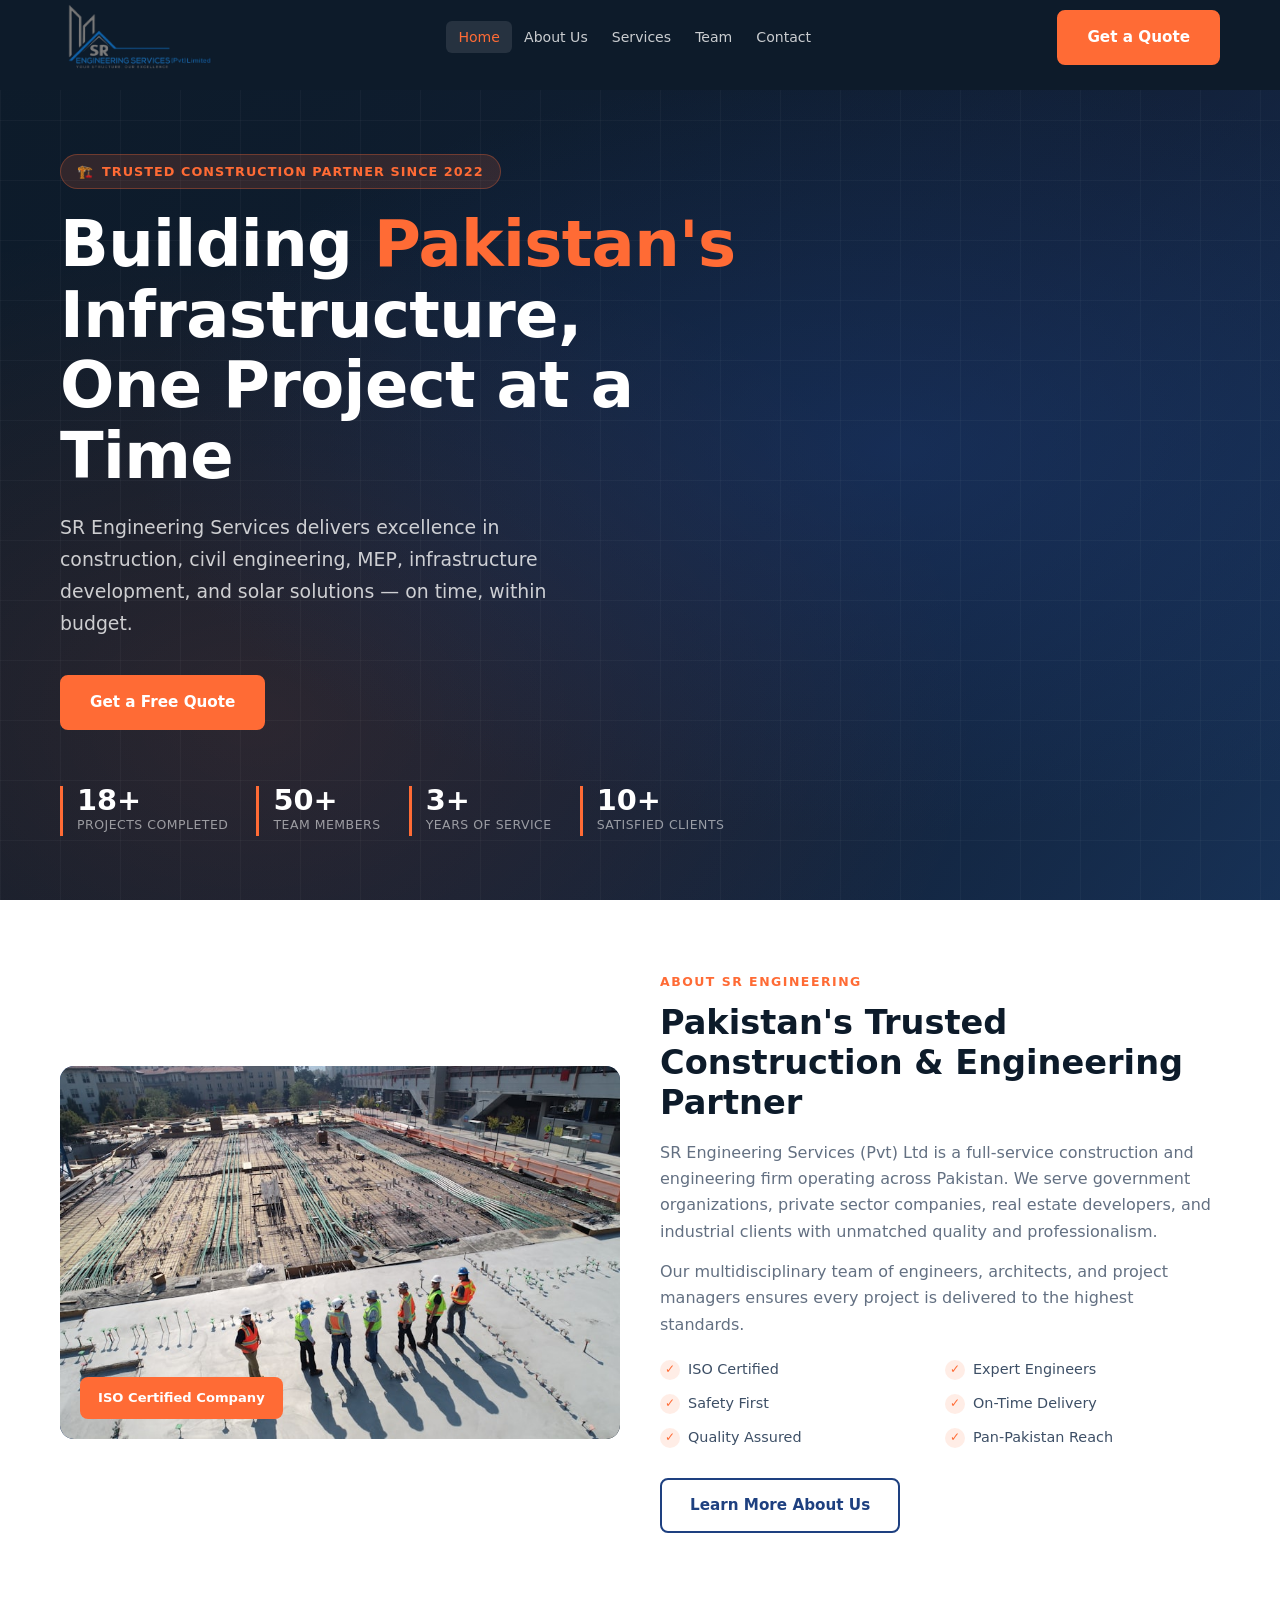
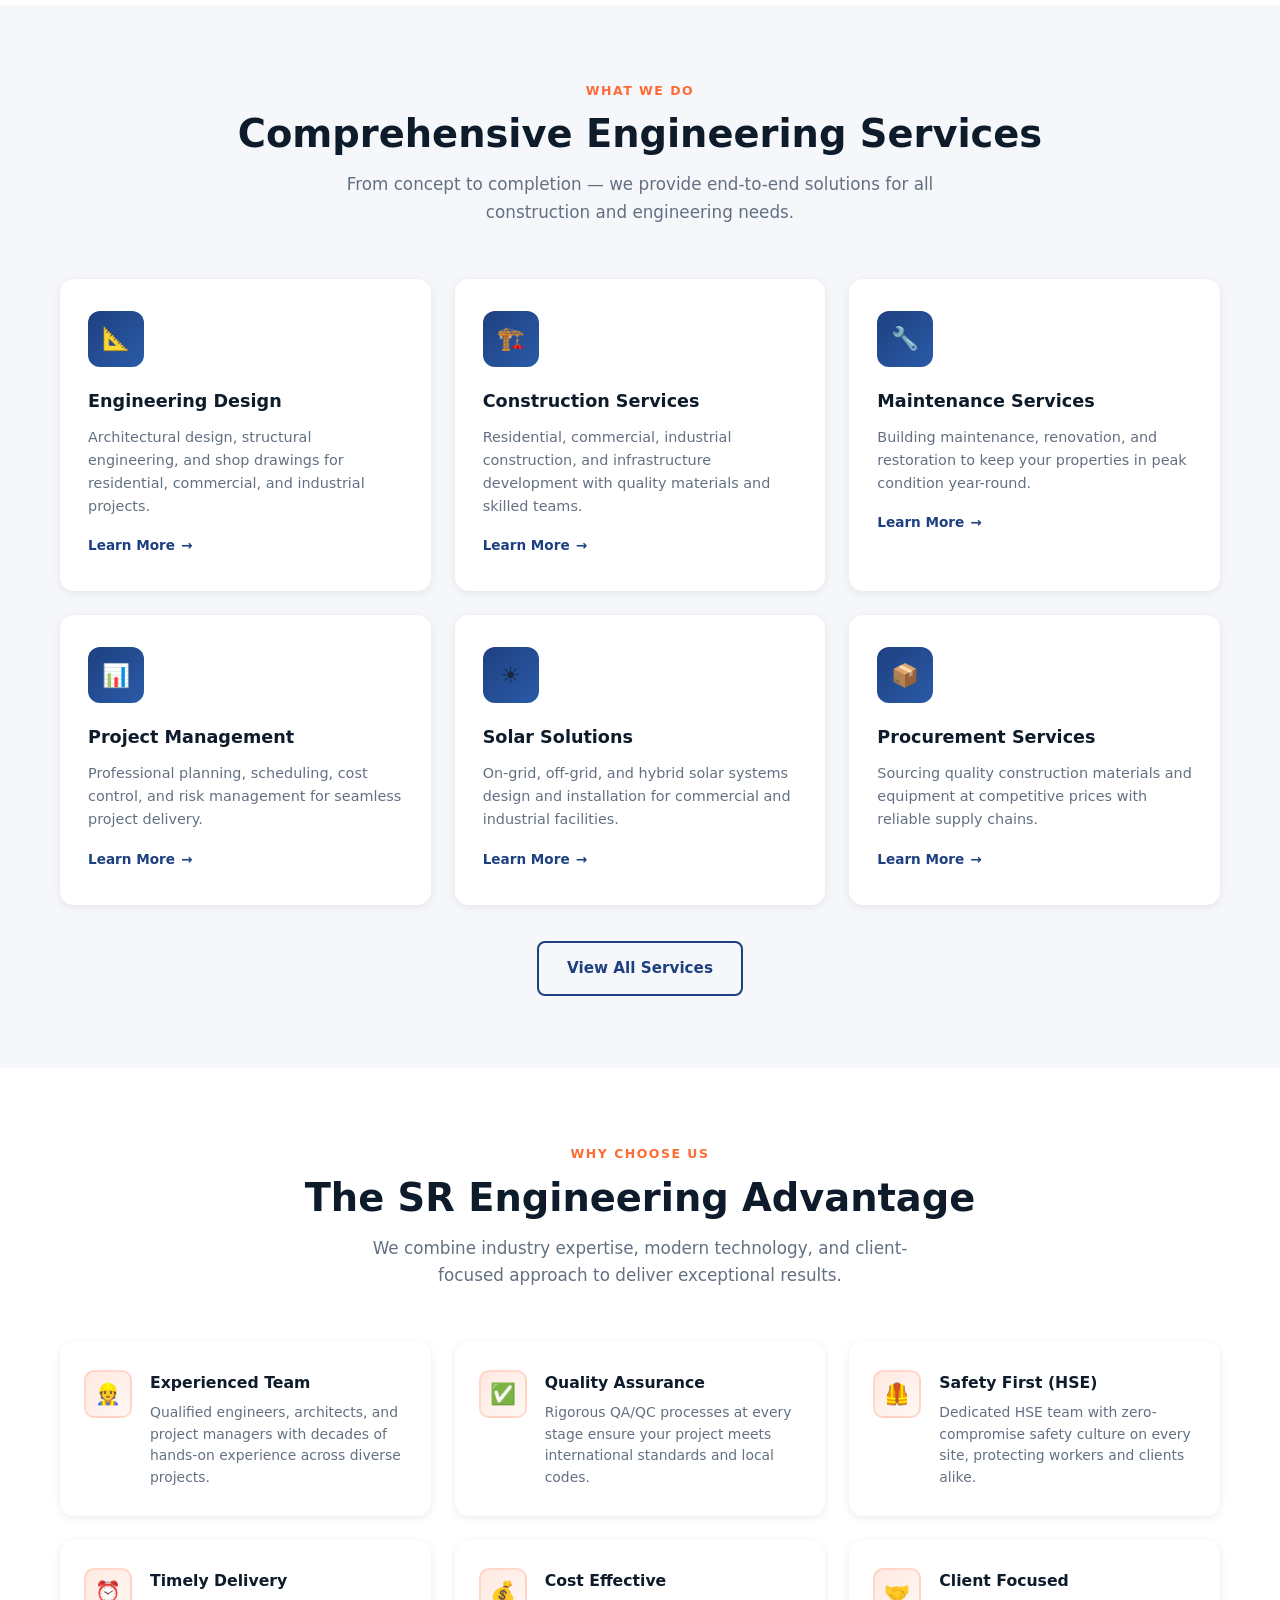
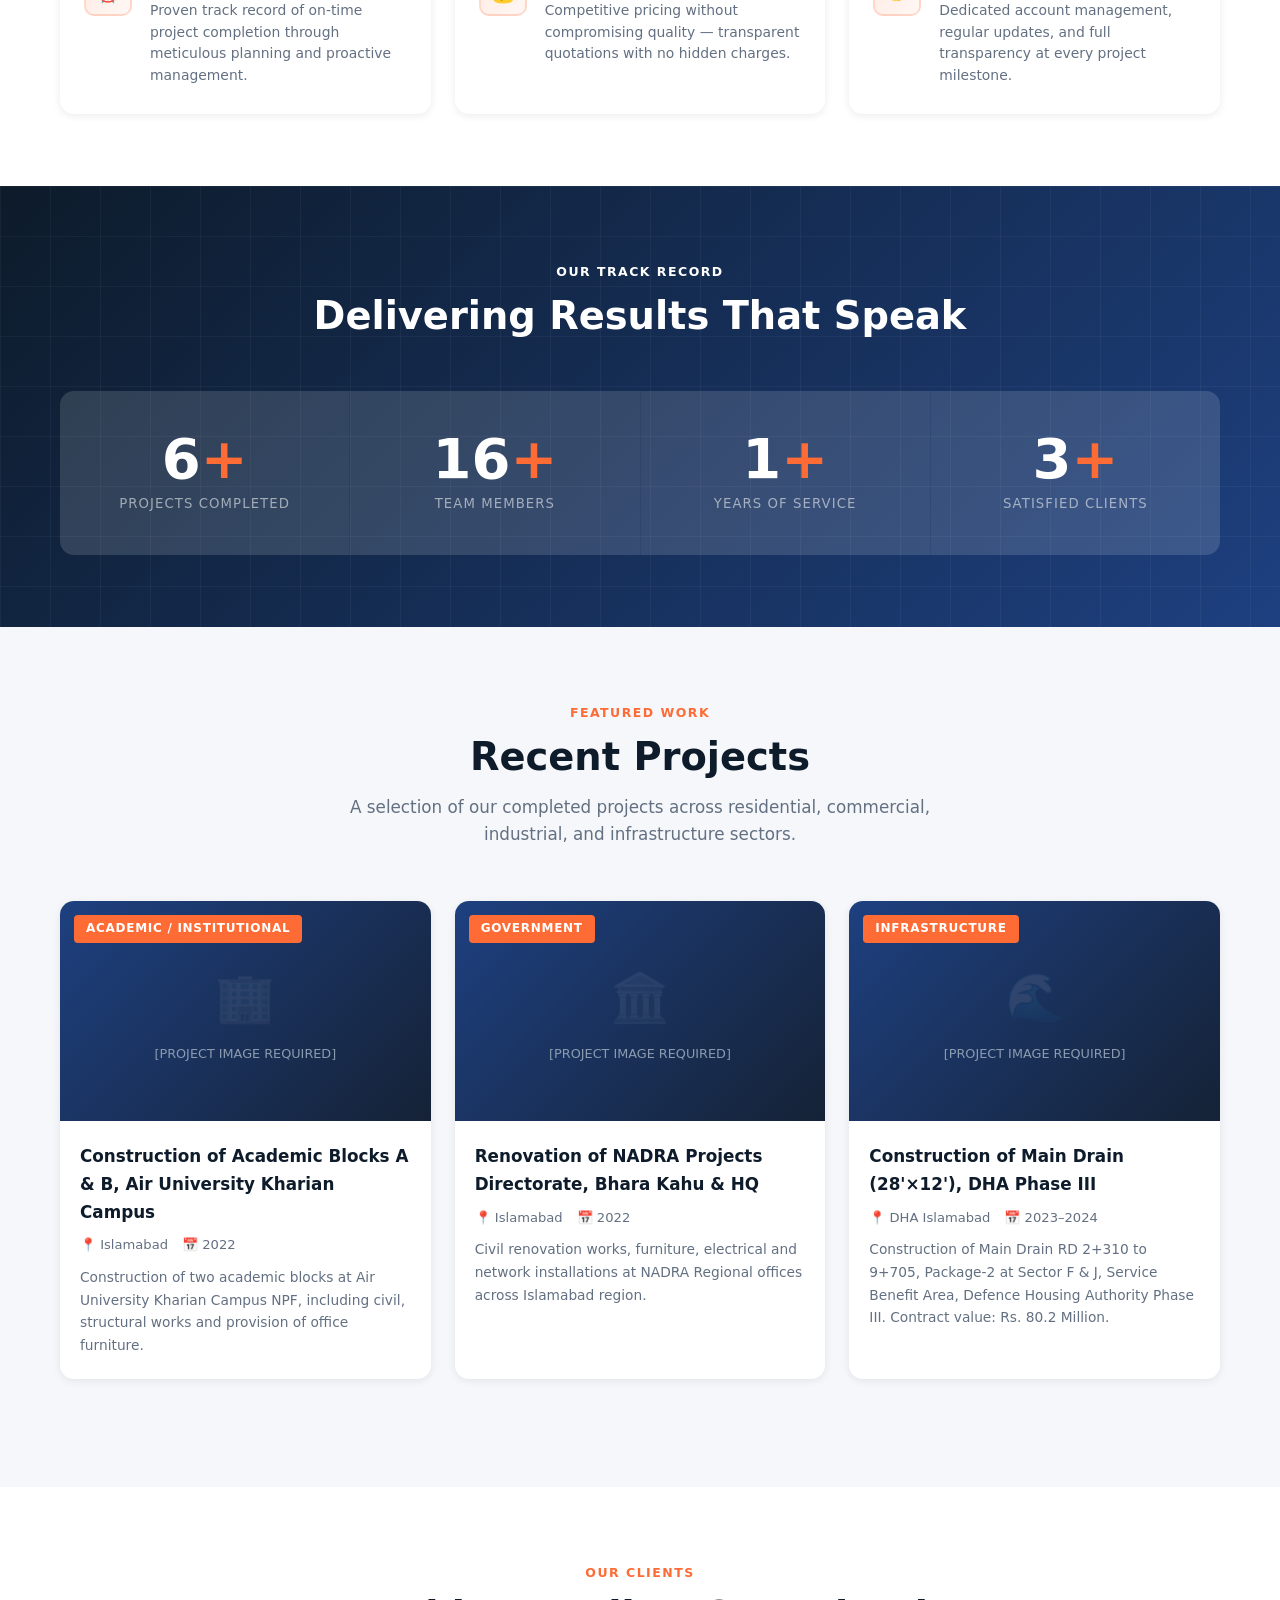
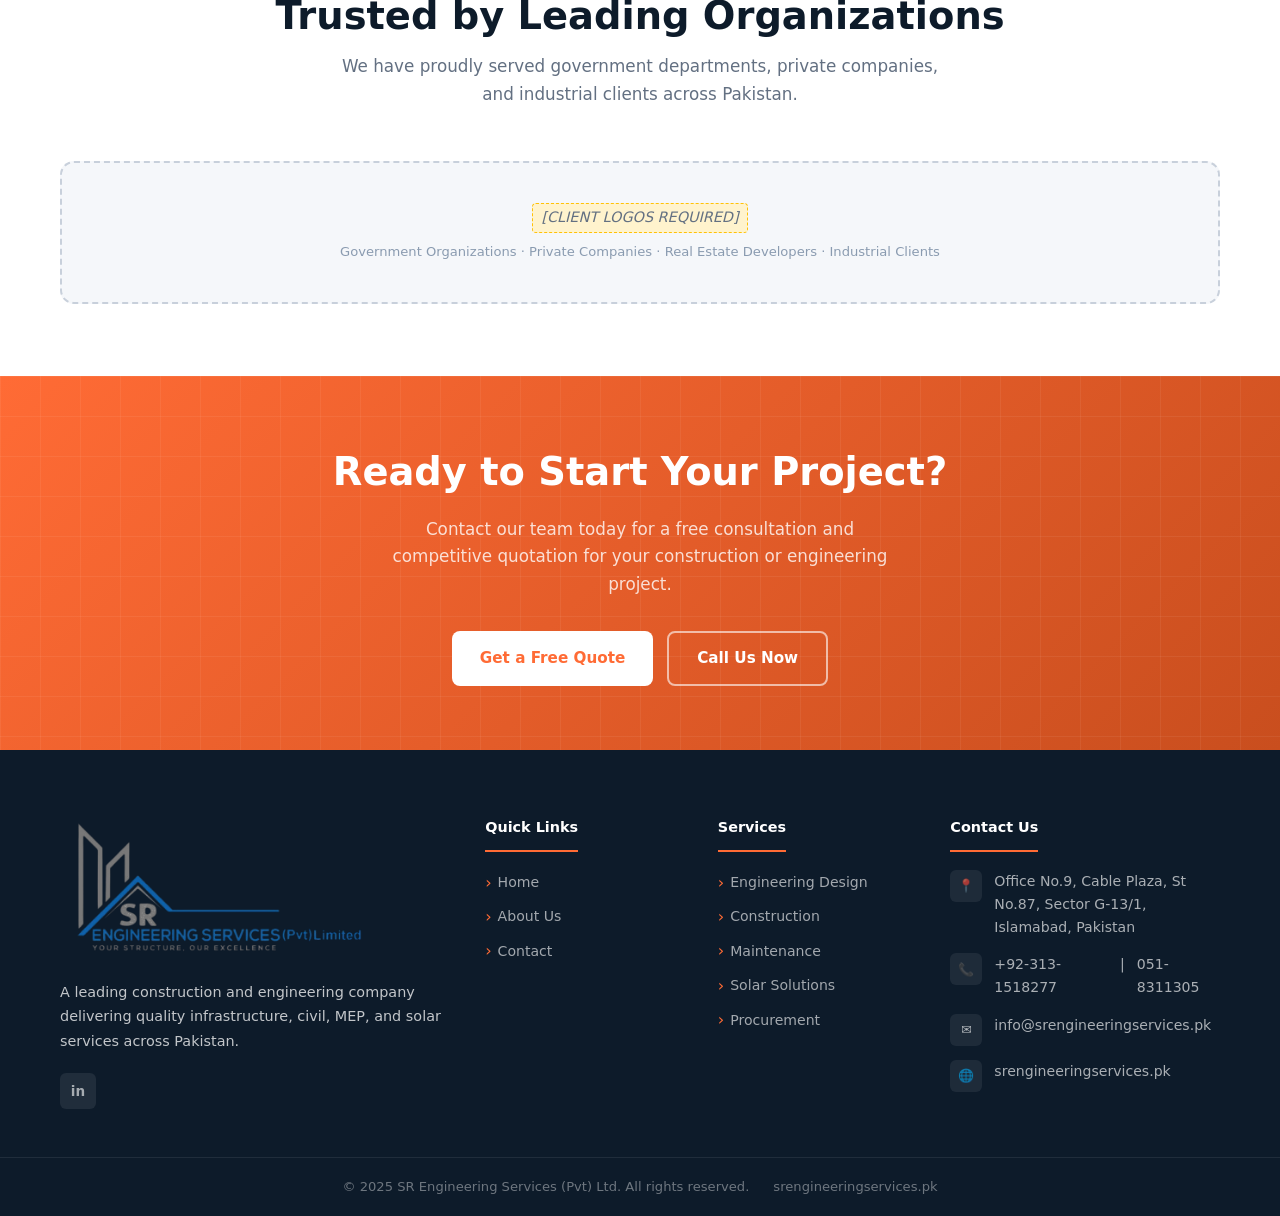
<file: index.html>
﻿<!DOCTYPE html>
<html lang="en">
<head>
  <meta charset="UTF-8">
  <meta name="viewport" content="width=device-width, initial-scale=1.0">
  <title>SR Engineering Services (Pvt) Ltd — Construction & Engineering Pakistan</title>
  <meta name="description" content="SR Engineering Services (Pvt) Ltd — Leading construction, civil engineering, infrastructure, MEP, and solar solutions company in Pakistan. Government, commercial, and industrial projects.">
  <meta name="keywords" content="construction company Pakistan, civil engineering, infrastructure, MEP services, solar solutions, SR Engineering">
  <link rel="canonical" href="https://srengineeringservices.pk/">
  <link rel="stylesheet" href="css/style.css">
</head>
<body>

<!-- Navigation -->
<nav class="nav" aria-label="Main navigation">
  <div class="container">
    <div class="nav-inner">
      <a href="index.html" class="nav-logo" aria-label="SR Engineering Services Home">
        <img src="images/sr-logo.png" alt="SR Engineering Services" class="logo-img">
      </a>
      <ul class="nav-links" role="list">
        <li><a href="index.html" class="active">Home</a></li>
        <li><a href="about.html">About Us</a></li>
        <li><a href="services.html">Services</a></li>
        <li><a href="team.html">Team</a></li>
        <li><a href="contact.html">Contact</a></li>
      </ul>
      <a href="contact.html" class="nav-cta btn btn-primary">Get a Quote</a>
      <button class="nav-hamburger" id="hamburger" aria-label="Toggle navigation menu" aria-expanded="false" aria-controls="mobileMenu">
        <span></span><span></span><span></span>
      </button>
    </div>
  </div>
  <div class="nav-mobile" id="mobileMenu" role="navigation" aria-label="Mobile navigation">
    <a href="index.html" class="active">Home</a>
    <a href="about.html">About Us</a>
    <a href="services.html">Services</a>
    <a href="team.html">Team</a>
    <a href="contact.html">Contact</a>
    <a href="contact.html" class="btn btn-primary">Get a Quote</a>
  </div>
</nav>

<main>

  <!-- Hero -->
  <section class="hero" aria-label="Hero">
    <div class="container">
      <div class="hero-content">
        <div class="hero-badge" aria-hidden="true">
          <span>🏗️</span> Trusted Construction Partner Since 2022
        </div>
        <h1>Building <span class="accent-text">Pakistan's</span> Infrastructure, One Project at a Time</h1>
        <p>SR Engineering Services delivers excellence in construction, civil engineering, MEP, infrastructure development, and solar solutions — on time, within budget.</p>
        <div class="hero-actions">
          <a href="contact.html" class="btn btn-primary">Get a Free Quote</a>
        </div>
        <div class="hero-stats" aria-label="Company highlights">
          <div class="hero-stat">
            <div class="num">18+</div>
            <div class="lbl">Projects Completed</div>
          </div>
          <div class="hero-stat">
            <div class="num">50+</div>
            <div class="lbl">Team Members</div>
          </div>
          <div class="hero-stat">
            <div class="num">3+</div>
            <div class="lbl">Years of Service</div>
          </div>
          <div class="hero-stat">
            <div class="num">10+</div>
            <div class="lbl">Satisfied Clients</div>
          </div>
        </div>
      </div>
    </div>
  </section>

  <!-- About Preview -->
  <section class="about-preview section" aria-labelledby="about-heading">
    <div class="container">
      <div class="about-preview-inner">
        <div class="about-preview-visual" aria-hidden="true">
          <img src="images/construction-worker.jpg" alt="Construction project site" style="width:100%; height:100%; object-fit:cover; border-radius:var(--radius-lg);">
          <div class="about-tag">ISO Certified Company</div>
        </div>
        <div class="about-preview-text">
          <span class="eyebrow">About SR Engineering</span>
          <h2 id="about-heading">Pakistan's Trusted Construction & Engineering Partner</h2>
          <p>SR Engineering Services (Pvt) Ltd is a full-service construction and engineering firm operating across Pakistan. We serve government organizations, private sector companies, real estate developers, and industrial clients with unmatched quality and professionalism.</p>
          <p>Our multidisciplinary team of engineers, architects, and project managers ensures every project is delivered to the highest standards.</p>
          <div class="about-features">
            <div class="about-feature">ISO Certified</div>
            <div class="about-feature">Expert Engineers</div>
            <div class="about-feature">Safety First</div>
            <div class="about-feature">On-Time Delivery</div>
            <div class="about-feature">Quality Assured</div>
            <div class="about-feature">Pan-Pakistan Reach</div>
          </div>
          <a href="about.html" class="btn btn-outline-dark">Learn More About Us</a>
        </div>
      </div>
    </div>
  </section>

  <!-- Services -->
  <section class="services-sec section" aria-labelledby="services-heading">
    <div class="container">
      <div class="section-header">
        <span class="eyebrow">What We Do</span>
        <h2 id="services-heading">Comprehensive Engineering Services</h2>
        <p>From concept to completion — we provide end-to-end solutions for all construction and engineering needs.</p>
      </div>
      <div class="grid-3">
        <div class="service-card">
          <div class="service-icon" aria-hidden="true">📐</div>
          <h3>Engineering Design</h3>
          <p>Architectural design, structural engineering, and shop drawings for residential, commercial, and industrial projects.</p>
          <a href="services.html#engineering" class="service-link">Learn More</a>
        </div>
        <div class="service-card">
          <div class="service-icon" aria-hidden="true">🏗️</div>
          <h3>Construction Services</h3>
          <p>Residential, commercial, industrial construction, and infrastructure development with quality materials and skilled teams.</p>
          <a href="services.html#construction" class="service-link">Learn More</a>
        </div>
        <div class="service-card">
          <div class="service-icon" aria-hidden="true">🔧</div>
          <h3>Maintenance Services</h3>
          <p>Building maintenance, renovation, and restoration to keep your properties in peak condition year-round.</p>
          <a href="services.html#maintenance" class="service-link">Learn More</a>
        </div>
        <div class="service-card">
          <div class="service-icon" aria-hidden="true">📊</div>
          <h3>Project Management</h3>
          <p>Professional planning, scheduling, cost control, and risk management for seamless project delivery.</p>
          <a href="services.html#management" class="service-link">Learn More</a>
        </div>
        <div class="service-card">
          <div class="service-icon" aria-hidden="true">☀️</div>
          <h3>Solar Solutions</h3>
          <p>On-grid, off-grid, and hybrid solar systems design and installation for commercial and industrial facilities.</p>
          <a href="services.html#solar" class="service-link">Learn More</a>
        </div>
        <div class="service-card">
          <div class="service-icon" aria-hidden="true">📦</div>
          <h3>Procurement Services</h3>
          <p>Sourcing quality construction materials and equipment at competitive prices with reliable supply chains.</p>
          <a href="services.html#procurement" class="service-link">Learn More</a>
        </div>
      </div>
      <div style="text-align:center; margin-top:36px;">
        <a href="services.html" class="btn btn-outline-dark">View All Services</a>
      </div>
    </div>
  </section>

  <!-- Why Choose Us -->
  <section class="section" style="background: var(--white);" aria-labelledby="why-heading">
    <div class="container">
      <div class="section-header">
        <span class="eyebrow">Why Choose Us</span>
        <h2 id="why-heading">The SR Engineering Advantage</h2>
        <p>We combine industry expertise, modern technology, and client-focused approach to deliver exceptional results.</p>
      </div>
      <div class="grid-3">
        <div class="why-card">
          <div class="why-icon" aria-hidden="true">👷</div>
          <div>
            <h3>Experienced Team</h3>
            <p>Qualified engineers, architects, and project managers with decades of hands-on experience across diverse projects.</p>
          </div>
        </div>
        <div class="why-card">
          <div class="why-icon" aria-hidden="true">✅</div>
          <div>
            <h3>Quality Assurance</h3>
            <p>Rigorous QA/QC processes at every stage ensure your project meets international standards and local codes.</p>
          </div>
        </div>
        <div class="why-card">
          <div class="why-icon" aria-hidden="true">🦺</div>
          <div>
            <h3>Safety First (HSE)</h3>
            <p>Dedicated HSE team with zero-compromise safety culture on every site, protecting workers and clients alike.</p>
          </div>
        </div>
        <div class="why-card">
          <div class="why-icon" aria-hidden="true">⏰</div>
          <div>
            <h3>Timely Delivery</h3>
            <p>Proven track record of on-time project completion through meticulous planning and proactive management.</p>
          </div>
        </div>
        <div class="why-card">
          <div class="why-icon" aria-hidden="true">💰</div>
          <div>
            <h3>Cost Effective</h3>
            <p>Competitive pricing without compromising quality — transparent quotations with no hidden charges.</p>
          </div>
        </div>
        <div class="why-card">
          <div class="why-icon" aria-hidden="true">🤝</div>
          <div>
            <h3>Client Focused</h3>
            <p>Dedicated account management, regular updates, and full transparency at every project milestone.</p>
          </div>
        </div>
      </div>
    </div>
  </section>

  <!-- Stats -->
  <section class="stats-sec section" aria-label="Company statistics">
    <div class="container">
      <div class="section-header light">
        <span class="eyebrow">Our Track Record</span>
        <h2>Delivering Results That Speak</h2>
      </div>
      <div class="stats-grid">
        <div class="stat-item">
          <div class="stat-num"><span data-count="18">0</span><span class="suffix">+</span></div>
          <div class="stat-label">Projects Completed</div>
        </div>
        <div class="stat-item">
          <div class="stat-num"><span data-count="50">0</span><span class="suffix">+</span></div>
          <div class="stat-label">Team Members</div>
        </div>
        <div class="stat-item">
          <div class="stat-num"><span data-count="3">0</span><span class="suffix">+</span></div>
          <div class="stat-label">Years of Service</div>
        </div>
        <div class="stat-item">
          <div class="stat-num"><span data-count="10">0</span><span class="suffix">+</span></div>
          <div class="stat-label">Satisfied Clients</div>
        </div>
      </div>
    </div>
  </section>

  <!-- Featured Projects -->
  <section class="section" style="background: var(--light);" aria-labelledby="projects-heading">
    <div class="container">
      <div class="section-header">
        <span class="eyebrow">Featured Work</span>
        <h2 id="projects-heading">Recent Projects</h2>
        <p>A selection of our completed projects across residential, commercial, industrial, and infrastructure sectors.</p>
      </div>
      <div class="grid-3">
        <article class="project-card">
          <div class="project-img">
            <div class="project-img-placeholder">
              <span>🏢</span>
              <p style="font-size:.8rem; color:var(--gray);">[PROJECT IMAGE REQUIRED]</p>
            </div>
            <span class="project-category">Academic / Institutional</span>
          </div>
          <div class="project-body">
            <h3>Construction of Academic Blocks A & B, Air University Kharian Campus</h3>
            <div class="project-meta">
              <span>📍 Islamabad</span>
              <span>📅 2022</span>
            </div>
            <p style="font-size:.86rem; color:var(--text-lt); margin-top:10px;">Construction of two academic blocks at Air University Kharian Campus NPF, including civil, structural works and provision of office furniture.</p>
          </div>
        </article>
        <article class="project-card">
          <div class="project-img">
            <div class="project-img-placeholder">
              <span>🏛️</span>
              <p style="font-size:.8rem; color:var(--gray);">[PROJECT IMAGE REQUIRED]</p>
            </div>
            <span class="project-category">Government</span>
          </div>
          <div class="project-body">
            <h3>Renovation of NADRA Projects Directorate, Bhara Kahu & HQ</h3>
            <div class="project-meta">
              <span>📍 Islamabad</span>
              <span>📅 2022</span>
            </div>
            <p style="font-size:.86rem; color:var(--text-lt); margin-top:10px;">Civil renovation works, furniture, electrical and network installations at NADRA Regional offices across Islamabad region.</p>
          </div>
        </article>
        <article class="project-card">
          <div class="project-img">
            <div class="project-img-placeholder">
              <span>🌊</span>
              <p style="font-size:.8rem; color:var(--gray);">[PROJECT IMAGE REQUIRED]</p>
            </div>
            <span class="project-category">Infrastructure</span>
          </div>
          <div class="project-body">
            <h3>Construction of Main Drain (28'×12'), DHA Phase III</h3>
            <div class="project-meta">
              <span>📍 DHA Islamabad</span>
              <span>📅 2023–2024</span>
            </div>
            <p style="font-size:.86rem; color:var(--text-lt); margin-top:10px;">Construction of Main Drain RD 2+310 to 9+705, Package-2 at Sector F & J, Service Benefit Area, Defence Housing Authority Phase III. Contract value: Rs. 80.2 Million.</p>
          </div>
        </article>
      </div>
      <div style="text-align:center; margin-top:36px;">
      </div>
    </div>
  </section>

  <!-- Clients -->
  <section class="section" aria-labelledby="clients-heading">
    <div class="container">
      <div class="section-header">
        <span class="eyebrow">Our Clients</span>
        <h2 id="clients-heading">Trusted by Leading Organizations</h2>
        <p>We have proudly served government departments, private companies, and industrial clients across Pakistan.</p>
      </div>
      <div style="background:var(--light); border-radius:var(--radius-lg); padding:40px; text-align:center; border:2px dashed var(--gray-lt);">
        <p style="color:var(--text-lt); font-size:.9rem; margin-bottom:8px;" class="content-needed">[CLIENT LOGOS REQUIRED]</p>
        <p style="color:var(--gray); font-size:.82rem;">Government Organizations · Private Companies · Real Estate Developers · Industrial Clients</p>
      </div>
    </div>
  </section>

  <!-- CTA Banner -->
  <section class="cta-banner" aria-labelledby="cta-heading">
    <div class="container cta-banner-inner">
      <h2 id="cta-heading">Ready to Start Your Project?</h2>
      <p>Contact our team today for a free consultation and competitive quotation for your construction or engineering project.</p>
      <div style="display:flex; gap:14px; justify-content:center; flex-wrap:wrap;">
        <a href="contact.html" class="btn btn-white">Get a Free Quote</a>
        <a href="tel:+923131518277" class="btn btn-outline" style="border-color:rgba(255,255,255,.6);">Call Us Now</a>
      </div>
    </div>
  </section>

</main>

<!-- Footer -->
<footer class="footer">
  <div class="container">
    <div class="footer-grid">
      <div class="footer-brand">
        <div class="logo-wrap">
          <img src="images/sr-logo.png" alt="SR Engineering Services" class="logo-img">
        </div>
        <p>A leading construction and engineering company delivering quality infrastructure, civil, MEP, and solar services across Pakistan.</p>
        <div class="social-links">
          <a href="https://www.linkedin.com/company/sr-engineering-services-private-limited/" target="_blank" rel="noopener" aria-label="LinkedIn">in</a>
        </div>
      </div>
      <div class="footer-col">
        <h4>Quick Links</h4>
        <ul>
          <li><a href="index.html">Home</a></li>
          <li><a href="about.html">About Us</a></li>
          <li><a href="contact.html">Contact</a></li>
        </ul>
      </div>
      <div class="footer-col">
        <h4>Services</h4>
        <ul>
          <li><a href="services.html#engineering">Engineering Design</a></li>
          <li><a href="services.html#construction">Construction</a></li>
          <li><a href="services.html#maintenance">Maintenance</a></li>
          <li><a href="services.html#solar">Solar Solutions</a></li>
          <li><a href="services.html#procurement">Procurement</a></li>
        </ul>
      </div>
      <div class="footer-col">
        <h4>Contact Us</h4>
        <div class="footer-contact-item">
          <div class="icon" aria-hidden="true">📍</div>
          Office No.9, Cable Plaza, St No.87, Sector G-13/1, Islamabad, Pakistan
        </div>
        <div class="footer-contact-item">
          <div class="icon" aria-hidden="true">📞</div>
          <a href="tel:+923131518277">+92-313-1518277</a> | <a href="tel:05183113050">051-8311305</a>
        </div>
        <div class="footer-contact-item">
          <div class="icon" aria-hidden="true">✉️</div>
          <span>info@srengineeringservices.pk</span>
        </div>
        <div class="footer-contact-item">
          <div class="icon" aria-hidden="true">🌐</div>
          <span>srengineeringservices.pk</span>
        </div>
      </div>
    </div>
  </div>
  <div class="footer-bottom">
    <div class="container" style="display:flex; flex-direction:column; gap:6px; align-items:center;">
      <div style="display:flex; gap:24px; flex-wrap:wrap; justify-content:center;">
        <p>© 2025 SR Engineering Services (Pvt) Ltd. All rights reserved.</p>
        <p>srengineeringservices.pk</p>
      </div>
    </div>
  </div>
</footer>

<script src="js/main.js"></script>
</body>
</html>
</file>
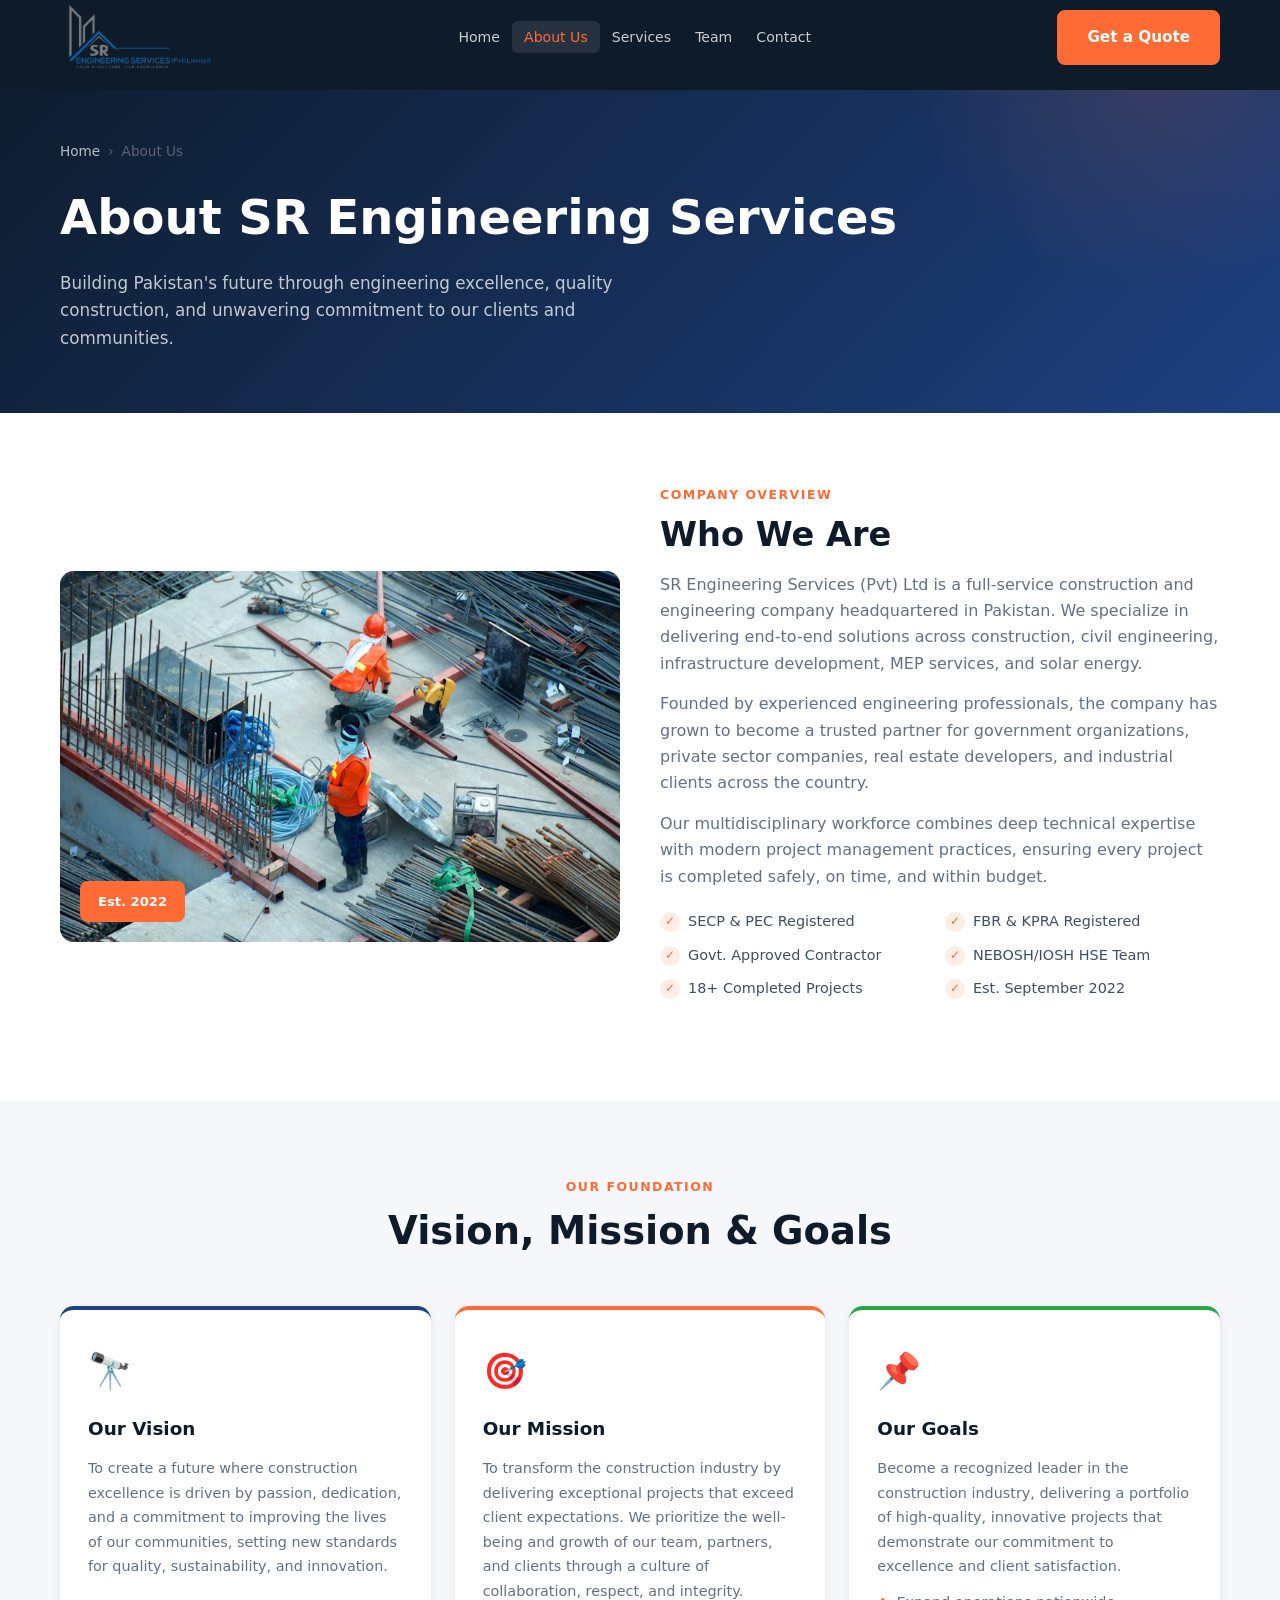
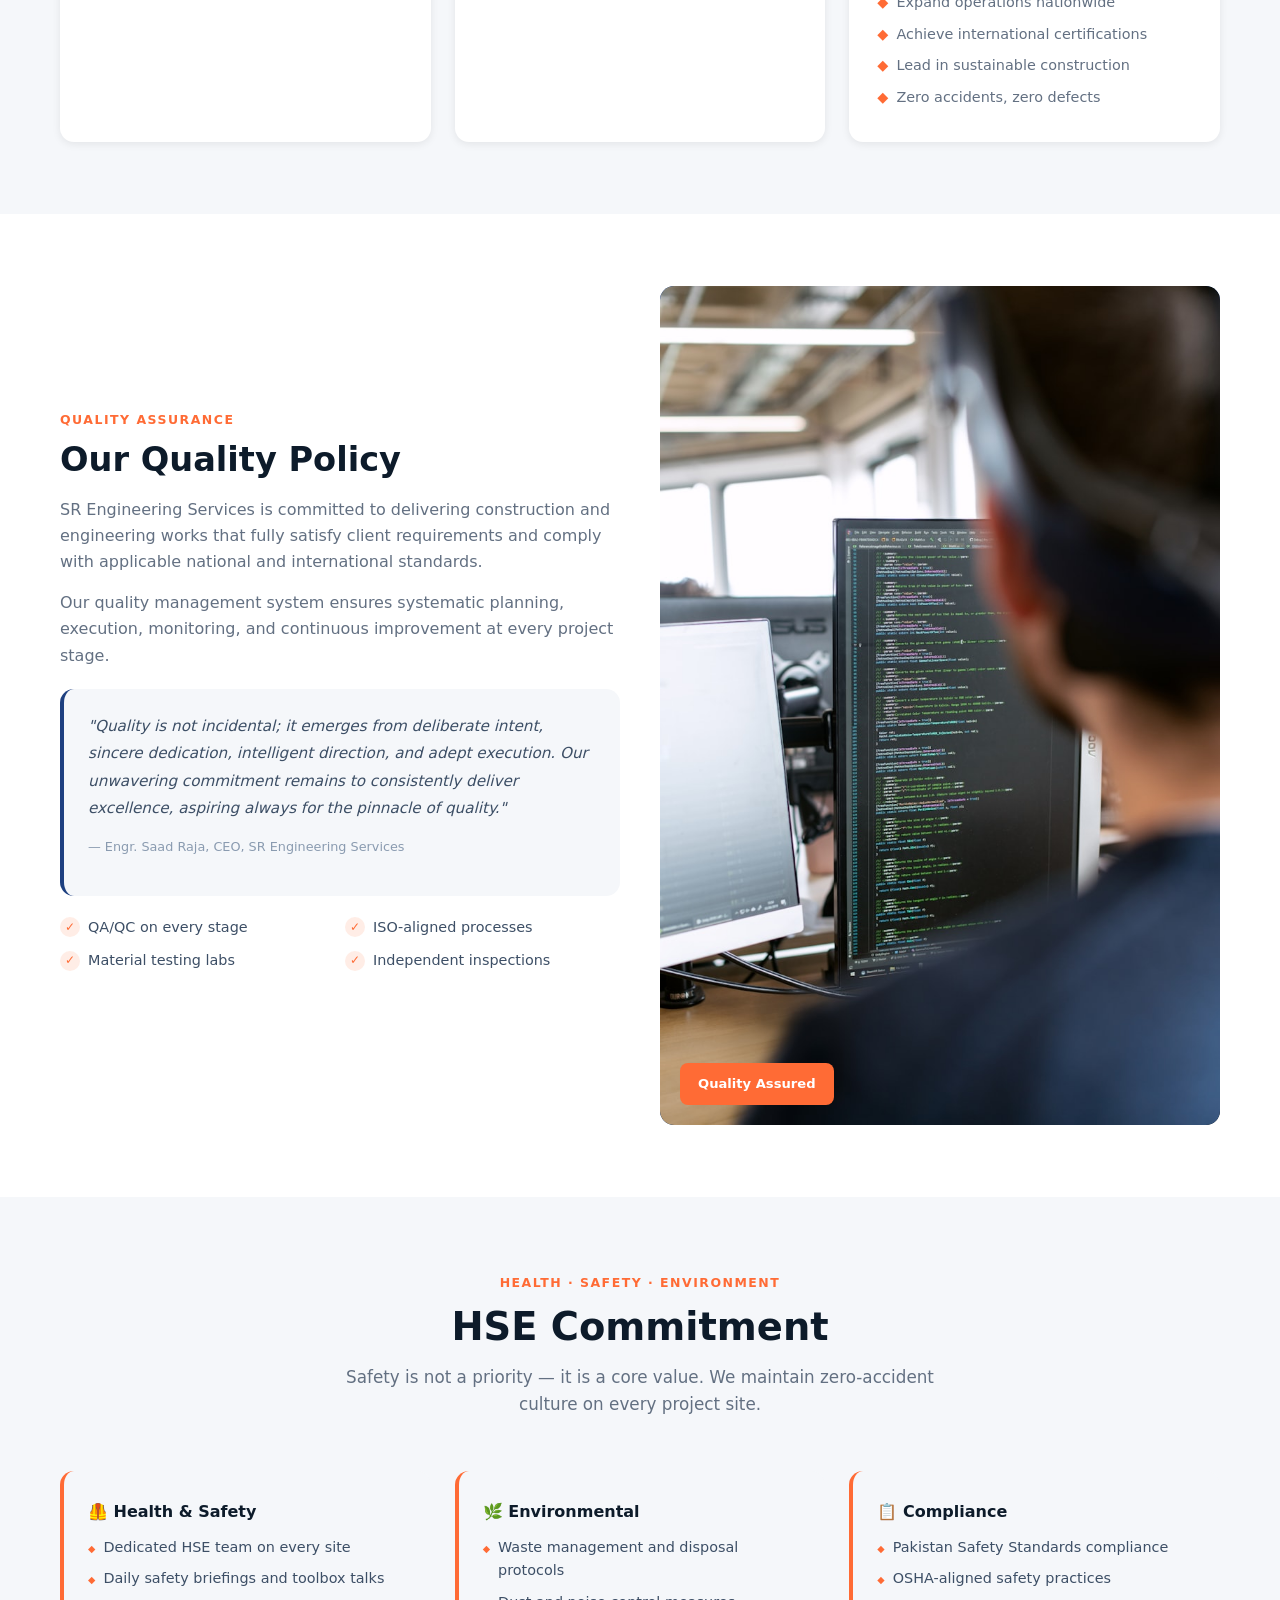
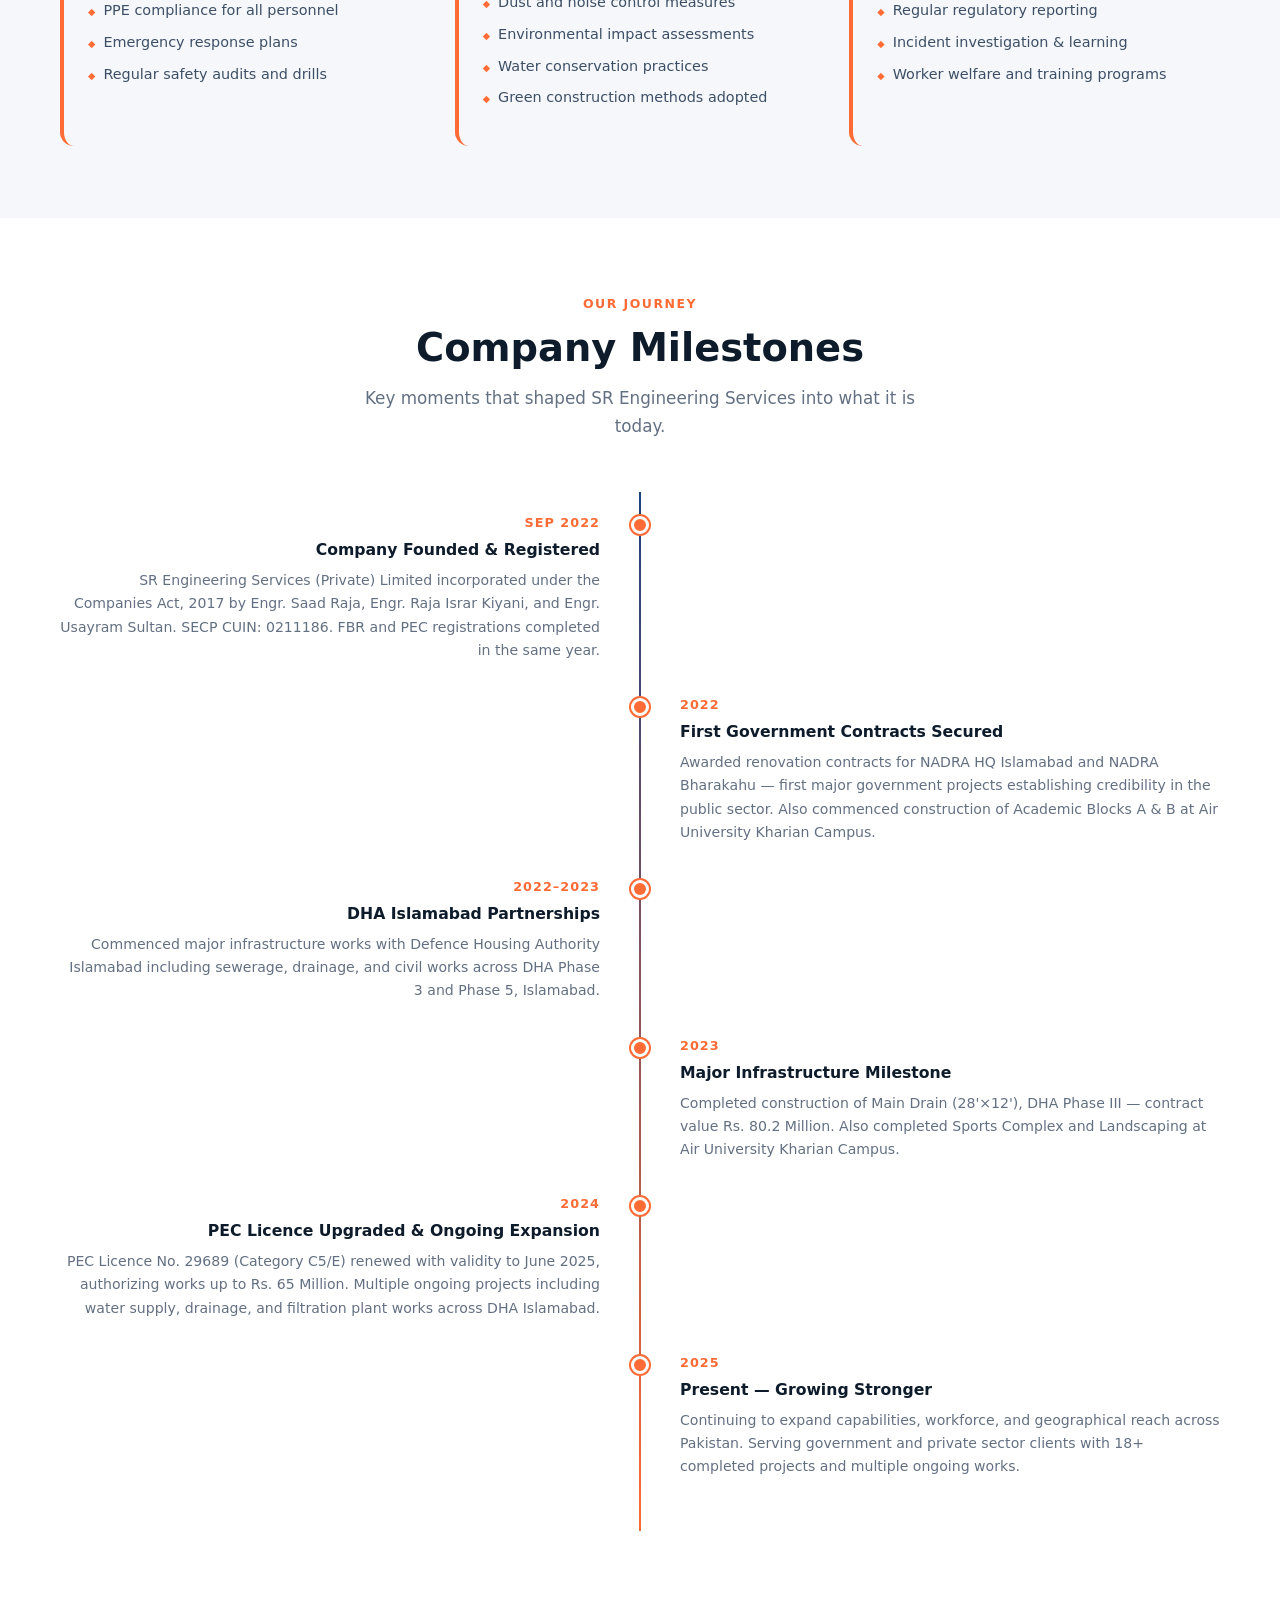
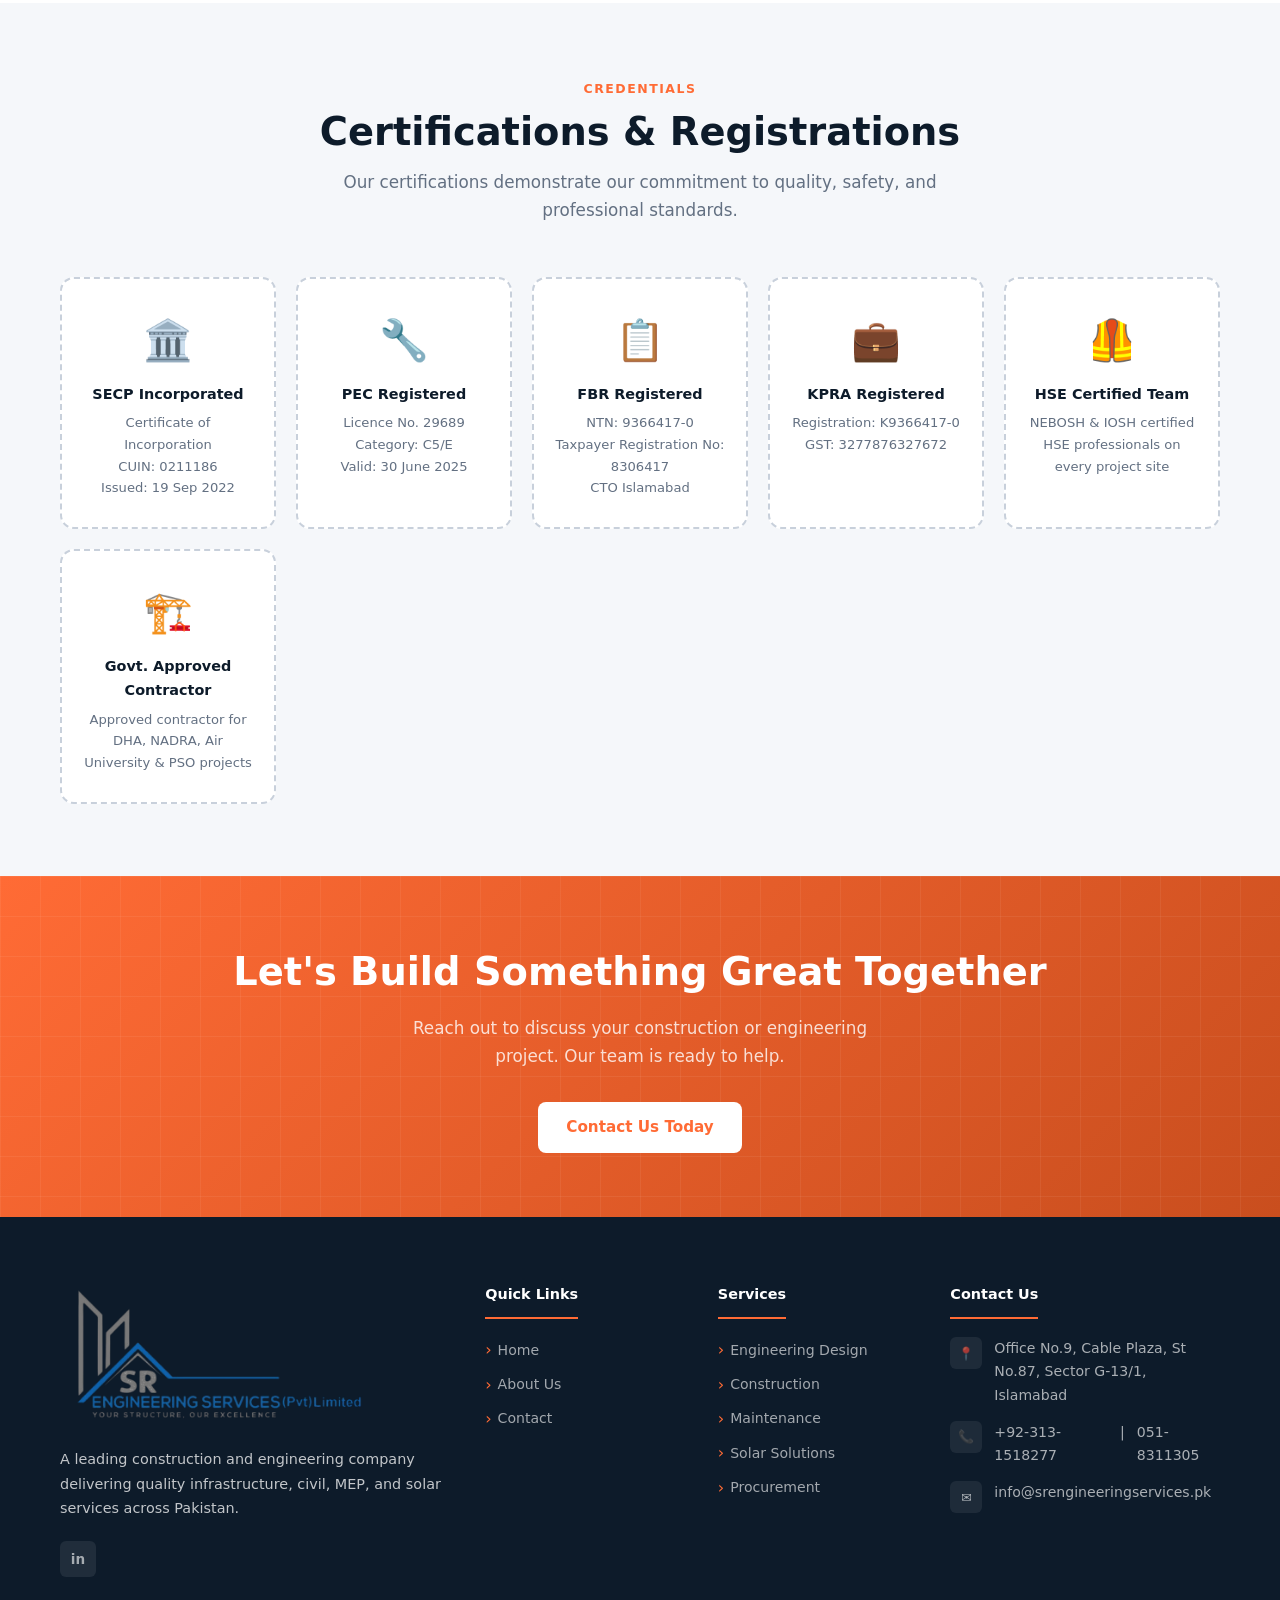
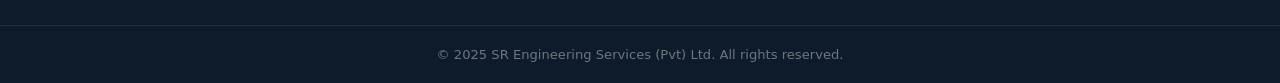
<file: about.html>
﻿<!DOCTYPE html>
<html lang="en">
<head>
  <meta charset="UTF-8">
  <meta name="viewport" content="width=device-width, initial-scale=1.0">
  <title>About Us — SR Engineering Services (Pvt) Ltd</title>
  <meta name="description" content="Learn about SR Engineering Services — our vision, mission, quality policy, HSE commitment, and company history. A trusted construction and engineering partner in Pakistan.">
  <link rel="canonical" href="https://srengineeringservices.pk/about.html">
  <link rel="stylesheet" href="css/style.css">
</head>
<body>

<!-- Navigation -->
<nav class="nav" aria-label="Main navigation">
  <div class="container">
    <div class="nav-inner">
      <a href="index.html" class="nav-logo" aria-label="SR Engineering Services Home">
        <img src="images/sr-logo.png" alt="SR Engineering Services" class="logo-img">
      </a>
      <ul class="nav-links" role="list">
        <li><a href="index.html">Home</a></li>
        <li><a href="about.html" class="active">About Us</a></li>
        <li><a href="services.html">Services</a></li>
        <li><a href="team.html">Team</a></li>
        <li><a href="contact.html">Contact</a></li>
      </ul>
      <a href="contact.html" class="nav-cta btn btn-primary">Get a Quote</a>
      <button class="nav-hamburger" id="hamburger" aria-label="Toggle navigation menu" aria-expanded="false" aria-controls="mobileMenu">
        <span></span><span></span><span></span>
      </button>
    </div>
  </div>
  <div class="nav-mobile" id="mobileMenu" role="navigation" aria-label="Mobile navigation">
    <a href="index.html">Home</a>
    <a href="about.html" class="active">About Us</a>
    <a href="services.html">Services</a>
    <a href="team.html">Team</a>
    <a href="contact.html">Contact</a>
    <a href="contact.html" class="btn btn-primary">Get a Quote</a>
  </div>
</nav>

<main>

  <!-- Page Hero -->
  <section class="page-hero" aria-labelledby="page-title">
    <div class="container">
      <nav class="breadcrumb" aria-label="Breadcrumb">
        <a href="index.html">Home</a>
        <span aria-hidden="true">›</span>
        <span aria-current="page">About Us</span>
      </nav>
      <h1 id="page-title">About SR Engineering Services</h1>
      <p>Building Pakistan's future through engineering excellence, quality construction, and unwavering commitment to our clients and communities.</p>
    </div>
  </section>

  <!-- Company Overview -->
  <section class="section" aria-labelledby="overview-heading">
    <div class="container">
      <div class="about-preview-inner">
        <div class="about-preview-visual" aria-hidden="true">
          <img src="images/construction-site.jpg" alt="SR Engineering construction site" style="width:100%; height:100%; object-fit:cover; border-radius:var(--radius-lg);">
          <div class="about-tag">Est. 2022</div>
        </div>
        <div class="about-preview-text">
          <span class="eyebrow">Company Overview</span>
          <h2 id="overview-heading">Who We Are</h2>
          <p>SR Engineering Services (Pvt) Ltd is a full-service construction and engineering company headquartered in Pakistan. We specialize in delivering end-to-end solutions across construction, civil engineering, infrastructure development, MEP services, and solar energy.</p>
          <p>Founded by experienced engineering professionals, the company has grown to become a trusted partner for government organizations, private sector companies, real estate developers, and industrial clients across the country.</p>
          <p>Our multidisciplinary workforce combines deep technical expertise with modern project management practices, ensuring every project is completed safely, on time, and within budget.</p>
          <div class="about-features">
            <div class="about-feature">SECP & PEC Registered</div>
            <div class="about-feature">FBR & KPRA Registered</div>
            <div class="about-feature">Govt. Approved Contractor</div>
            <div class="about-feature">NEBOSH/IOSH HSE Team</div>
            <div class="about-feature">18+ Completed Projects</div>
            <div class="about-feature">Est. September 2022</div>
          </div>
        </div>
      </div>
    </div>
  </section>

  <!-- Vision, Mission, Goals -->
  <section class="section" style="background:var(--light);" aria-labelledby="vmg-heading">
    <div class="container">
      <div class="section-header">
        <span class="eyebrow">Our Foundation</span>
        <h2 id="vmg-heading">Vision, Mission & Goals</h2>
      </div>
      <div class="grid-3">
        <div class="vmg-card">
          <div class="icon" aria-hidden="true">🔭</div>
          <h3>Our Vision</h3>
          <p>To create a future where construction excellence is driven by passion, dedication, and a commitment to improving the lives of our communities, setting new standards for quality, sustainability, and innovation.</p>
        </div>
        <div class="vmg-card">
          <div class="icon" aria-hidden="true">🎯</div>
          <h3>Our Mission</h3>
          <p>To transform the construction industry by delivering exceptional projects that exceed client expectations. We prioritize the well-being and growth of our team, partners, and clients through a culture of collaboration, respect, and integrity.</p>
        </div>
        <div class="vmg-card">
          <div class="icon" aria-hidden="true">📌</div>
          <h3>Our Goals</h3>
          <p style="margin-bottom:12px;">Become a recognized leader in the construction industry, delivering a portfolio of high-quality, innovative projects that demonstrate our commitment to excellence and client satisfaction.</p>
          <ul style="padding:0; margin-top:8px;">
            <li style="display:flex; align-items:flex-start; gap:8px; margin-bottom:8px; font-size:.9rem; color:var(--text-lt);"><span style="color:var(--accent); flex-shrink:0;">◆</span> Expand operations nationwide</li>
            <li style="display:flex; align-items:flex-start; gap:8px; margin-bottom:8px; font-size:.9rem; color:var(--text-lt);"><span style="color:var(--accent); flex-shrink:0;">◆</span> Achieve international certifications</li>
            <li style="display:flex; align-items:flex-start; gap:8px; margin-bottom:8px; font-size:.9rem; color:var(--text-lt);"><span style="color:var(--accent); flex-shrink:0;">◆</span> Lead in sustainable construction</li>
            <li style="display:flex; align-items:flex-start; gap:8px; font-size:.9rem; color:var(--text-lt);"><span style="color:var(--accent); flex-shrink:0;">◆</span> Zero accidents, zero defects</li>
          </ul>
        </div>
      </div>
    </div>
  </section>

  <!-- Quality Policy -->
  <section class="section" aria-labelledby="quality-heading">
    <div class="container">
      <div class="about-preview-inner">
        <div class="about-preview-text">
          <span class="eyebrow">Quality Assurance</span>
          <h2 id="quality-heading">Our Quality Policy</h2>
          <p>SR Engineering Services is committed to delivering construction and engineering works that fully satisfy client requirements and comply with applicable national and international standards.</p>
          <p>Our quality management system ensures systematic planning, execution, monitoring, and continuous improvement at every project stage.</p>
          <div style="background:var(--light); border-radius:var(--radius-lg); padding:24px; margin-top:20px; border-left:4px solid var(--primary);">
            <p style="font-style:italic; color:var(--text-md); font-size:.95rem; line-height:1.8;">"Quality is not incidental; it emerges from deliberate intent, sincere dedication, intelligent direction, and adept execution. Our unwavering commitment remains to consistently deliver excellence, aspiring always for the pinnacle of quality."</p>
            <p style="font-size:.8rem; color:var(--gray); margin-top:10px;">— Engr. Saad Raja, CEO, SR Engineering Services</p>
          </div>
          <div class="about-features" style="margin-top:20px;">
            <div class="about-feature">QA/QC on every stage</div>
            <div class="about-feature">ISO-aligned processes</div>
            <div class="about-feature">Material testing labs</div>
            <div class="about-feature">Independent inspections</div>
          </div>
        </div>
        <div class="about-preview-visual" aria-hidden="true">
          <img src="images/quality-team.jpg" alt="Quality assurance team at work" style="width:100%; height:100%; object-fit:cover; border-radius:var(--radius-lg);">
          <div class="about-tag">Quality Assured</div>
        </div>
      </div>
    </div>
  </section>

  <!-- HSE -->
  <section class="section" style="background:var(--light);" aria-labelledby="hse-heading">
    <div class="container">
      <div class="section-header">
        <span class="eyebrow">Health · Safety · Environment</span>
        <h2 id="hse-heading">HSE Commitment</h2>
        <p>Safety is not a priority — it is a core value. We maintain zero-accident culture on every project site.</p>
      </div>
      <div class="grid-3">
        <div class="hse-card">
          <h3>🦺 Health & Safety</h3>
          <ul>
            <li>Dedicated HSE team on every site</li>
            <li>Daily safety briefings and toolbox talks</li>
            <li>PPE compliance for all personnel</li>
            <li>Emergency response plans</li>
            <li>Regular safety audits and drills</li>
          </ul>
        </div>
        <div class="hse-card">
          <h3>🌿 Environmental</h3>
          <ul>
            <li>Waste management and disposal protocols</li>
            <li>Dust and noise control measures</li>
            <li>Environmental impact assessments</li>
            <li>Water conservation practices</li>
            <li>Green construction methods adopted</li>
          </ul>
        </div>
        <div class="hse-card">
          <h3>📋 Compliance</h3>
          <ul>
            <li>Pakistan Safety Standards compliance</li>
            <li>OSHA-aligned safety practices</li>
            <li>Regular regulatory reporting</li>
            <li>Incident investigation & learning</li>
            <li>Worker welfare and training programs</li>
          </ul>
        </div>
      </div>
    </div>
  </section>

  <!-- Timeline -->
  <section class="section" aria-labelledby="timeline-heading">
    <div class="container">
      <div class="section-header">
        <span class="eyebrow">Our Journey</span>
        <h2 id="timeline-heading">Company Milestones</h2>
        <p>Key moments that shaped SR Engineering Services into what it is today.</p>
      </div>
      <div class="timeline">
        <div class="timeline-item">
          <div class="timeline-dot" aria-hidden="true"></div>
          <div class="timeline-year">Sep 2022</div>
          <h4>Company Founded & Registered</h4>
          <p>SR Engineering Services (Private) Limited incorporated under the Companies Act, 2017 by Engr. Saad Raja, Engr. Raja Israr Kiyani, and Engr. Usayram Sultan. SECP CUIN: 0211186. FBR and PEC registrations completed in the same year.</p>
        </div>
        <div class="timeline-item">
          <div class="timeline-dot" aria-hidden="true"></div>
          <div class="timeline-year">2022</div>
          <h4>First Government Contracts Secured</h4>
          <p>Awarded renovation contracts for NADRA HQ Islamabad and NADRA Bharakahu — first major government projects establishing credibility in the public sector. Also commenced construction of Academic Blocks A & B at Air University Kharian Campus.</p>
        </div>
        <div class="timeline-item">
          <div class="timeline-dot" aria-hidden="true"></div>
          <div class="timeline-year">2022–2023</div>
          <h4>DHA Islamabad Partnerships</h4>
          <p>Commenced major infrastructure works with Defence Housing Authority Islamabad including sewerage, drainage, and civil works across DHA Phase 3 and Phase 5, Islamabad.</p>
        </div>
        <div class="timeline-item">
          <div class="timeline-dot" aria-hidden="true"></div>
          <div class="timeline-year">2023</div>
          <h4>Major Infrastructure Milestone</h4>
          <p>Completed construction of Main Drain (28'×12'), DHA Phase III — contract value Rs. 80.2 Million. Also completed Sports Complex and Landscaping at Air University Kharian Campus.</p>
        </div>
        <div class="timeline-item">
          <div class="timeline-dot" aria-hidden="true"></div>
          <div class="timeline-year">2024</div>
          <h4>PEC Licence Upgraded & Ongoing Expansion</h4>
          <p>PEC Licence No. 29689 (Category C5/E) renewed with validity to June 2025, authorizing works up to Rs. 65 Million. Multiple ongoing projects including water supply, drainage, and filtration plant works across DHA Islamabad.</p>
        </div>
        <div class="timeline-item">
          <div class="timeline-dot" aria-hidden="true"></div>
          <div class="timeline-year">2025</div>
          <h4>Present — Growing Stronger</h4>
          <p>Continuing to expand capabilities, workforce, and geographical reach across Pakistan. Serving government and private sector clients with 18+ completed projects and multiple ongoing works.</p>
        </div>
      </div>
    </div>
  </section>

  <!-- Certifications -->
  <section class="section" style="background:var(--light);" aria-labelledby="certs-heading">
    <div class="container">
      <div class="section-header">
        <span class="eyebrow">Credentials</span>
        <h2 id="certs-heading">Certifications & Registrations</h2>
        <p>Our certifications demonstrate our commitment to quality, safety, and professional standards.</p>
      </div>
      <div class="cert-grid">
        <div class="cert-card">
          <div class="icon" aria-hidden="true">🏛️</div>
          <h4 style="font-size:.9rem; font-weight:700; color:var(--dark); margin-bottom:6px;">SECP Incorporated</h4>
          <p style="font-size:.82rem; color:var(--text-lt);">Certificate of Incorporation<br>CUIN: 0211186<br>Issued: 19 Sep 2022</p>
        </div>
        <div class="cert-card">
          <div class="icon" aria-hidden="true">🔧</div>
          <h4 style="font-size:.9rem; font-weight:700; color:var(--dark); margin-bottom:6px;">PEC Registered</h4>
          <p style="font-size:.82rem; color:var(--text-lt);">Licence No. 29689<br>Category: C5/E<br>Valid: 30 June 2025</p>
        </div>
        <div class="cert-card">
          <div class="icon" aria-hidden="true">📋</div>
          <h4 style="font-size:.9rem; font-weight:700; color:var(--dark); margin-bottom:6px;">FBR Registered</h4>
          <p style="font-size:.82rem; color:var(--text-lt);">NTN: 9366417-0<br>Taxpayer Registration No: 8306417<br>CTO Islamabad</p>
        </div>
        <div class="cert-card">
          <div class="icon" aria-hidden="true">💼</div>
          <h4 style="font-size:.9rem; font-weight:700; color:var(--dark); margin-bottom:6px;">KPRA Registered</h4>
          <p style="font-size:.82rem; color:var(--text-lt);">Registration: K9366417-0<br>GST: 3277876327672</p>
        </div>
        <div class="cert-card">
          <div class="icon" aria-hidden="true">🦺</div>
          <h4 style="font-size:.9rem; font-weight:700; color:var(--dark); margin-bottom:6px;">HSE Certified Team</h4>
          <p style="font-size:.82rem; color:var(--text-lt);">NEBOSH & IOSH certified HSE professionals on every project site</p>
        </div>
        <div class="cert-card">
          <div class="icon" aria-hidden="true">🏗️</div>
          <h4 style="font-size:.9rem; font-weight:700; color:var(--dark); margin-bottom:6px;">Govt. Approved Contractor</h4>
          <p style="font-size:.82rem; color:var(--text-lt);">Approved contractor for DHA, NADRA, Air University & PSO projects</p>
        </div>
      </div>
    </div>
  </section>

  <!-- CTA -->
  <section class="cta-banner" aria-labelledby="about-cta">
    <div class="container cta-banner-inner">
      <h2 id="about-cta">Let's Build Something Great Together</h2>
      <p>Reach out to discuss your construction or engineering project. Our team is ready to help.</p>
      <a href="contact.html" class="btn btn-white">Contact Us Today</a>
    </div>
  </section>

</main>

<!-- Footer -->
<footer class="footer">
  <div class="container">
    <div class="footer-grid">
      <div class="footer-brand">
        <div class="logo-wrap">
          <img src="images/sr-logo.png" alt="SR Engineering Services" class="logo-img">
        </div>
        <p>A leading construction and engineering company delivering quality infrastructure, civil, MEP, and solar services across Pakistan.</p>
        <div class="social-links">
          <a href="https://www.linkedin.com/company/sr-engineering-services-private-limited/" target="_blank" rel="noopener" aria-label="LinkedIn">in</a>
        </div>
      </div>
      <div class="footer-col">
        <h4>Quick Links</h4>
        <ul>
          <li><a href="index.html">Home</a></li>
          <li><a href="about.html">About Us</a></li>
          <li><a href="contact.html">Contact</a></li>
        </ul>
      </div>
      <div class="footer-col">
        <h4>Services</h4>
        <ul>
          <li><a href="services.html#engineering">Engineering Design</a></li>
          <li><a href="services.html#construction">Construction</a></li>
          <li><a href="services.html#maintenance">Maintenance</a></li>
          <li><a href="services.html#solar">Solar Solutions</a></li>
          <li><a href="services.html#procurement">Procurement</a></li>
        </ul>
      </div>
      <div class="footer-col">
        <h4>Contact Us</h4>
        <div class="footer-contact-item">
          <div class="icon" aria-hidden="true">📍</div>
          Office No.9, Cable Plaza, St No.87, Sector G-13/1, Islamabad
        </div>
        <div class="footer-contact-item">
          <div class="icon" aria-hidden="true">📞</div>
          <a href="tel:+923131518277">+92-313-1518277</a> | <a href="tel:05183113050">051-8311305</a>
        </div>
        <div class="footer-contact-item">
          <div class="icon" aria-hidden="true">✉️</div>
          <span>info@srengineeringservices.pk</span>
        </div>
      </div>
    </div>
  </div>
  <div class="footer-bottom">
    <div class="container" style="display:flex; flex-direction:column; align-items:center; gap:6px;">
      <p>© 2025 SR Engineering Services (Pvt) Ltd. All rights reserved.</p>
    </div>
  </div>
</footer>

<script src="js/main.js"></script>
</body>
</html>
</file>
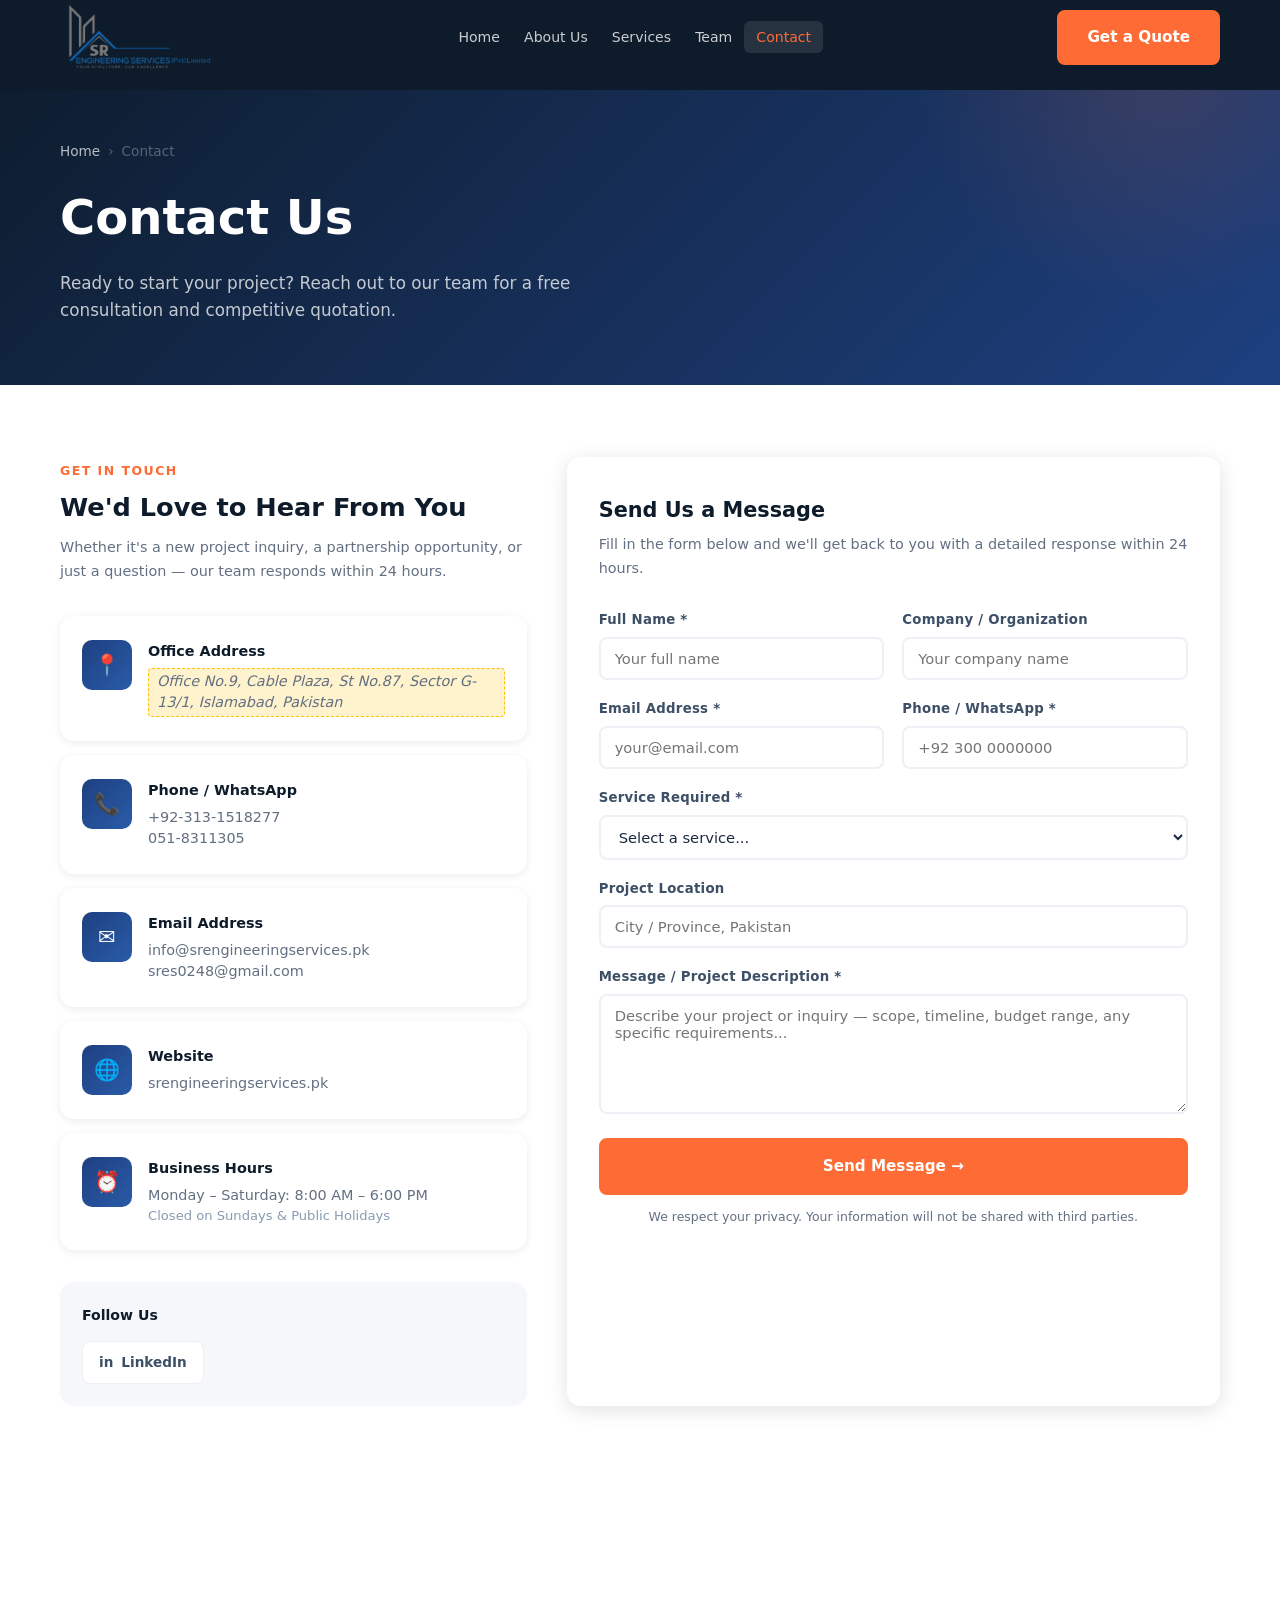
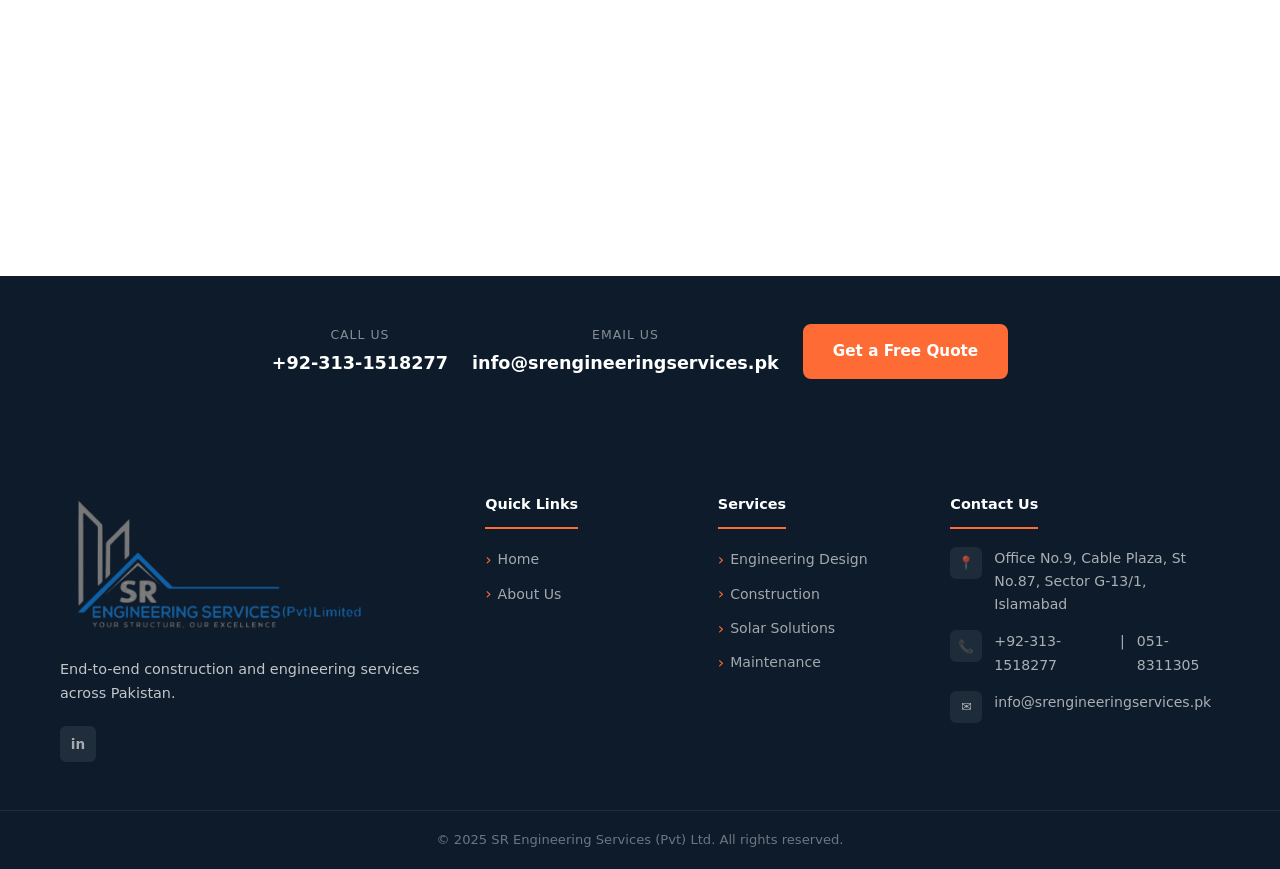
<file: contact.html>
﻿<!DOCTYPE html>
<html lang="en">
<head>
  <meta charset="UTF-8">
  <meta name="viewport" content="width=device-width, initial-scale=1.0">
  <title>Contact Us — SR Engineering Services (Pvt) Ltd</title>
  <meta name="description" content="Contact SR Engineering Services for construction quotes, project inquiries, and engineering consultations. We serve clients across Pakistan.">
  <link rel="canonical" href="https://srengineeringservices.pk/contact.html">
  <link rel="stylesheet" href="css/style.css">
</head>
<body>

<!-- Navigation -->
<nav class="nav" aria-label="Main navigation">
  <div class="container">
    <div class="nav-inner">
      <a href="index.html" class="nav-logo" aria-label="SR Engineering Services Home">
        <img src="images/sr-logo.png" alt="SR Engineering Services" class="logo-img">
      </a>
      <ul class="nav-links" role="list">
        <li><a href="index.html">Home</a></li>
        <li><a href="about.html">About Us</a></li>
        <li><a href="services.html">Services</a></li>
        <li><a href="team.html">Team</a></li>
        <li><a href="contact.html" class="active">Contact</a></li>
      </ul>
      <a href="contact.html" class="nav-cta btn btn-primary">Get a Quote</a>
      <button class="nav-hamburger" id="hamburger" aria-label="Toggle navigation menu" aria-expanded="false" aria-controls="mobileMenu">
        <span></span><span></span><span></span>
      </button>
    </div>
  </div>
  <div class="nav-mobile" id="mobileMenu" role="navigation" aria-label="Mobile navigation">
    <a href="index.html">Home</a><a href="about.html">About Us</a>
    <a href="services.html">Services</a>
    <a href="team.html">Team</a>
    <a href="contact.html" class="active">Contact</a>
    <a href="contact.html" class="btn btn-primary">Get a Quote</a>
  </div>
</nav>

<main>

  <!-- Page Hero -->
  <section class="page-hero" aria-labelledby="page-title">
    <div class="container">
      <nav class="breadcrumb" aria-label="Breadcrumb">
        <a href="index.html">Home</a><span aria-hidden="true">›</span>
        <span aria-current="page">Contact</span>
      </nav>
      <h1 id="page-title">Contact Us</h1>
      <p>Ready to start your project? Reach out to our team for a free consultation and competitive quotation.</p>
    </div>
  </section>

  <!-- Contact Section -->
  <section class="section" aria-labelledby="contact-heading">
    <div class="container">
      <div class="contact-layout">

        <!-- Contact Info -->
        <div>
          <div class="section-header" style="text-align:left; margin-bottom:32px;">
            <span class="eyebrow">Get In Touch</span>
            <h2 id="contact-heading" style="font-size:1.6rem;">We'd Love to Hear From You</h2>
            <p style="margin:0; font-size:.9rem;">Whether it's a new project inquiry, a partnership opportunity, or just a question — our team responds within 24 hours.</p>
          </div>

          <div style="display:flex; flex-direction:column; gap:14px; margin-bottom:32px;">
            <div class="contact-info-card">
              <div class="contact-icon" aria-hidden="true">📍</div>
              <div>
                <h4>Office Address</h4>
                <p class="content-needed">Office No.9, Cable Plaza, St No.87, Sector G-13/1, Islamabad, Pakistan</p>
              </div>
            </div>
            <div class="contact-info-card">
              <div class="contact-icon" aria-hidden="true">📞</div>
              <div>
                <h4>Phone / WhatsApp</h4>
                <a href="tel:+923131518277">+92-313-1518277</a>
                <a href="tel:05183113050">051-8311305</a>
              </div>
            </div>
            <div class="contact-info-card">
              <div class="contact-icon" aria-hidden="true">✉️</div>
              <div>
                <h4>Email Address</h4>
                <a href="mailto:info@srengineeringservices.pk">info@srengineeringservices.pk</a>
                <a href="mailto:sres0248@gmail.com">sres0248@gmail.com</a>
              </div>
            </div>
            <div class="contact-info-card">
              <div class="contact-icon" aria-hidden="true">🌐</div>
              <div>
                <h4>Website</h4>
                <p>srengineeringservices.pk</p>
              </div>
            </div>
            <div class="contact-info-card">
              <div class="contact-icon" aria-hidden="true">⏰</div>
              <div>
                <h4>Business Hours</h4>
                <p>Monday – Saturday: 8:00 AM – 6:00 PM</p>
                <p style="font-size:.82rem; color:var(--gray);">Closed on Sundays & Public Holidays</p>
              </div>
            </div>
          </div>

          <!-- Social -->
          <div style="background:var(--light); border-radius:var(--radius-lg); padding:22px;">
            <h4 style="font-size:.88rem; font-weight:700; color:var(--dark); margin-bottom:14px;">Follow Us</h4>
            <div style="display:flex; gap:10px; flex-wrap:wrap;">
              <a href="https://www.linkedin.com/company/sr-engineering-services-private-limited/" target="_blank" rel="noopener" style="display:flex; align-items:center; gap:8px; padding:9px 16px; background:var(--white); border-radius:var(--radius); font-size:.85rem; font-weight:600; color:var(--text-md); border:1px solid var(--light-2); transition:all .25s;" aria-label="LinkedIn"><span>in</span> LinkedIn</a>
            </div>
          </div>
        </div>

        <!-- Contact Form -->
        <div class="contact-form-wrap">
          <h3>Send Us a Message</h3>
          <p>Fill in the form below and we'll get back to you with a detailed response within 24 hours.</p>

          <form id="contactForm" action="https://formsubmit.co/info@srengineeringservices.pk" method="POST">
            <input type="hidden" name="_subject" value="New Inquiry — SR Engineering Website">
            <input type="hidden" name="_next" value="https://srengineeringservices.pk/contact.html">
            <input type="text" name="_honey" style="display:none">
            <div class="form-row">
              <div class="form-group">
                <label for="full-name">Full Name *</label>
                <input type="text" id="full-name" name="name" placeholder="Your full name" required autocomplete="name">
              </div>
              <div class="form-group">
                <label for="company">Company / Organization</label>
                <input type="text" id="company" name="company" placeholder="Your company name" autocomplete="organization">
              </div>
            </div>
            <div class="form-row">
              <div class="form-group">
                <label for="email">Email Address *</label>
                <input type="email" id="email" name="email" placeholder="your@email.com" required autocomplete="email">
              </div>
              <div class="form-group">
                <label for="phone">Phone / WhatsApp *</label>
                <input type="tel" id="phone" name="phone" placeholder="+92 300 0000000" required autocomplete="tel">
              </div>
            </div>
            <div class="form-row" style="grid-template-columns:1fr;">
              <div class="form-group">
                <label for="service">Service Required *</label>
                <select id="service" name="service" required>
                  <option value="" disabled selected>Select a service...</option>
                  <option value="engineering-design">Engineering Design</option>
                  <option value="construction">Construction Services</option>
                  <option value="maintenance">Maintenance Services</option>
                  <option value="project-management">Project Management</option>
                  <option value="solar">Solar Solutions</option>
                  <option value="procurement">Procurement Services</option>
                  <option value="architecture">Architecture & 3D Visualization</option>
                  <option value="mep">MEP Services</option>
                  <option value="multiple">Multiple Services</option>
                  <option value="other">Other / General Inquiry</option>
                </select>
              </div>
            </div>
            <div class="form-row" style="grid-template-columns:1fr;">
              <div class="form-group">
                <label for="project-location">Project Location</label>
                <input type="text" id="project-location" name="location" placeholder="City / Province, Pakistan">
              </div>
            </div>
            <div class="form-row" style="grid-template-columns:1fr; margin-bottom:24px;">
              <div class="form-group">
                <label for="message">Message / Project Description *</label>
                <textarea id="message" name="message" placeholder="Describe your project or inquiry — scope, timeline, budget range, any specific requirements..." required rows="5"></textarea>
              </div>
            </div>
            <button type="submit" class="btn btn-primary" style="width:100%; justify-content:center; padding:14px;">
              Send Message →
            </button>
            <p style="font-size:.78rem; color:var(--text-lt); margin-top:12px; text-align:center;">
              We respect your privacy. Your information will not be shared with third parties.
            </p>
          </form>
        </div>

      </div>

      <!-- Map Placeholder -->
      <div style="border-radius:var(--radius-lg); overflow:hidden; margin-top:40px;">
        <iframe src="https://maps.google.com/maps?q=Cable+Plaza,+Street+87,+G-13/1,+Islamabad,+Pakistan&output=embed" width="100%" height="350" style="border:0;" allowfullscreen="" loading="lazy" title="SR Engineering Services Office Location"></iframe>
      </div>

    </div>
  </section>

  <!-- Quick Contact Strip -->
  <section class="section-sm" style="background:var(--dark);" aria-label="Quick contact">
    <div class="container">
      <div style="display:flex; flex-wrap:wrap; gap:24px; justify-content:center; align-items:center; text-align:center;">
        <div>
          <p style="font-size:.78rem; color:rgba(255,255,255,.5); text-transform:uppercase; letter-spacing:.08em; margin-bottom:4px;">Call Us</p>
          <a href="tel:+923131518277" style="font-size:1.1rem; font-weight:700; color:var(--white);">+92-313-1518277</a>
        </div>
        <div style="width:1px; height:40px; background:rgba(255,255,255,.15); display:none;" class="desktop-divider"></div>
        <div>
          <p style="font-size:.78rem; color:rgba(255,255,255,.5); text-transform:uppercase; letter-spacing:.08em; margin-bottom:4px;">Email Us</p>
          <a href="mailto:info@srengineeringservices.pk" style="font-size:1.1rem; font-weight:700; color:var(--white);">info@srengineeringservices.pk</a>
        </div>
        <div style="width:1px; height:40px; background:rgba(255,255,255,.15); display:none;" class="desktop-divider"></div>
        <div>
          <a href="mailto:info@srengineeringservices.pk" class="btn btn-primary">Get a Free Quote</a>
        </div>
      </div>
    </div>
  </section>

</main>

<!-- Footer -->
<footer class="footer">
  <div class="container">
    <div class="footer-grid">
      <div class="footer-brand">
        <div class="logo-wrap"><img src="images/sr-logo.png" alt="SR Engineering Services" class="logo-img"></div>
        <p>End-to-end construction and engineering services across Pakistan.</p>
        <div class="social-links">
          <a href="https://www.linkedin.com/company/sr-engineering-services-private-limited/" target="_blank" rel="noopener" aria-label="LinkedIn">in</a>
        </div>
      </div>
      <div class="footer-col"><h4>Quick Links</h4><ul>
        <li><a href="index.html">Home</a></li><li><a href="about.html">About Us</a></li>
      </ul></div>
      <div class="footer-col"><h4>Services</h4><ul>
        <li><a href="services.html#engineering">Engineering Design</a></li>
        <li><a href="services.html#construction">Construction</a></li>
        <li><a href="services.html#solar">Solar Solutions</a></li>
        <li><a href="services.html#maintenance">Maintenance</a></li>
      </ul></div>
      <div class="footer-col"><h4>Contact Us</h4>
        <div class="footer-contact-item"><div class="icon">📍</div>Office No.9, Cable Plaza, St No.87, Sector G-13/1, Islamabad</div>
        <div class="footer-contact-item"><div class="icon">📞</div><a href="tel:+923131518277">+92-313-1518277</a> | <a href="tel:05183113050">051-8311305</a></div>
        <div class="footer-contact-item"><div class="icon">✉️</div><span>info@srengineeringservices.pk</span></div>
      </div>
    </div>
  </div>
  <div class="footer-bottom">
    <div class="container" style="display:flex; flex-direction:column; align-items:center;">
      <p>© 2025 SR Engineering Services (Pvt) Ltd. All rights reserved.</p>
    </div>
  </div>
</footer>

<script src="js/main.js"></script>
</body>
</html>
</file>
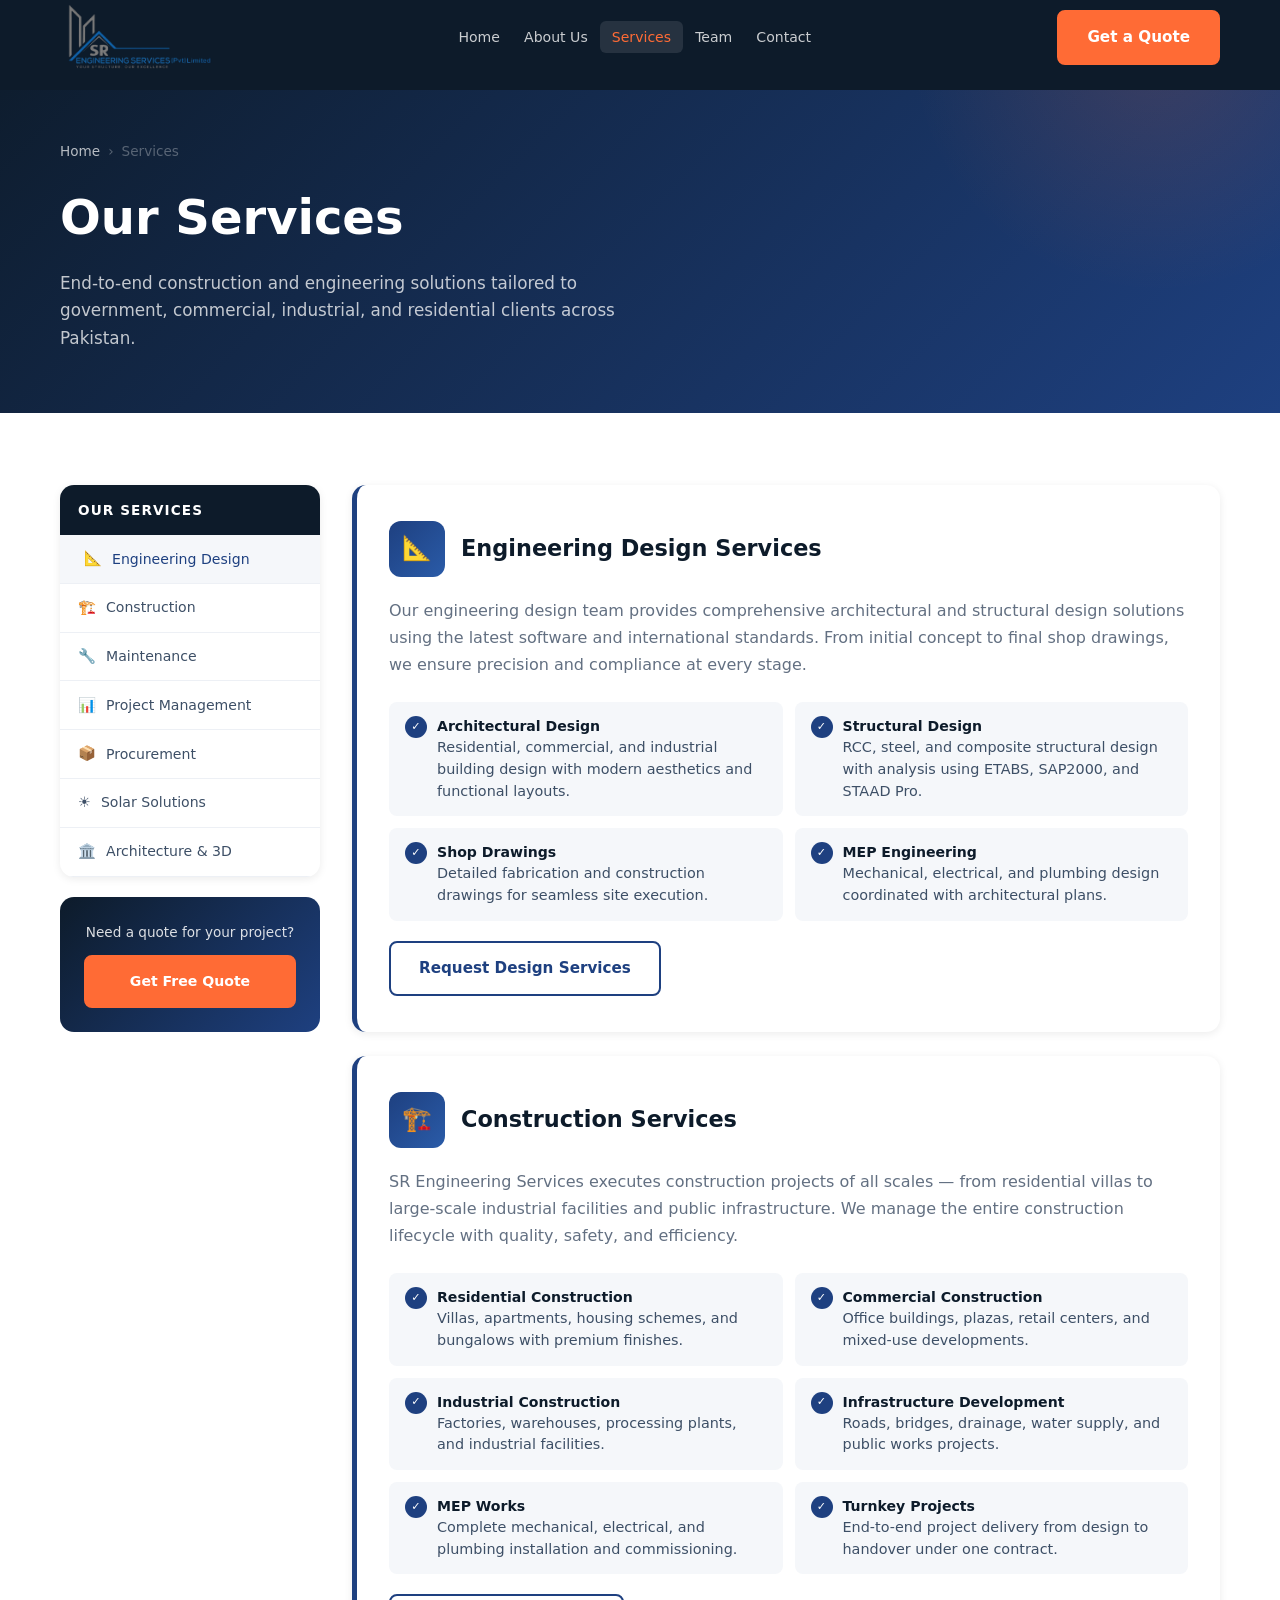
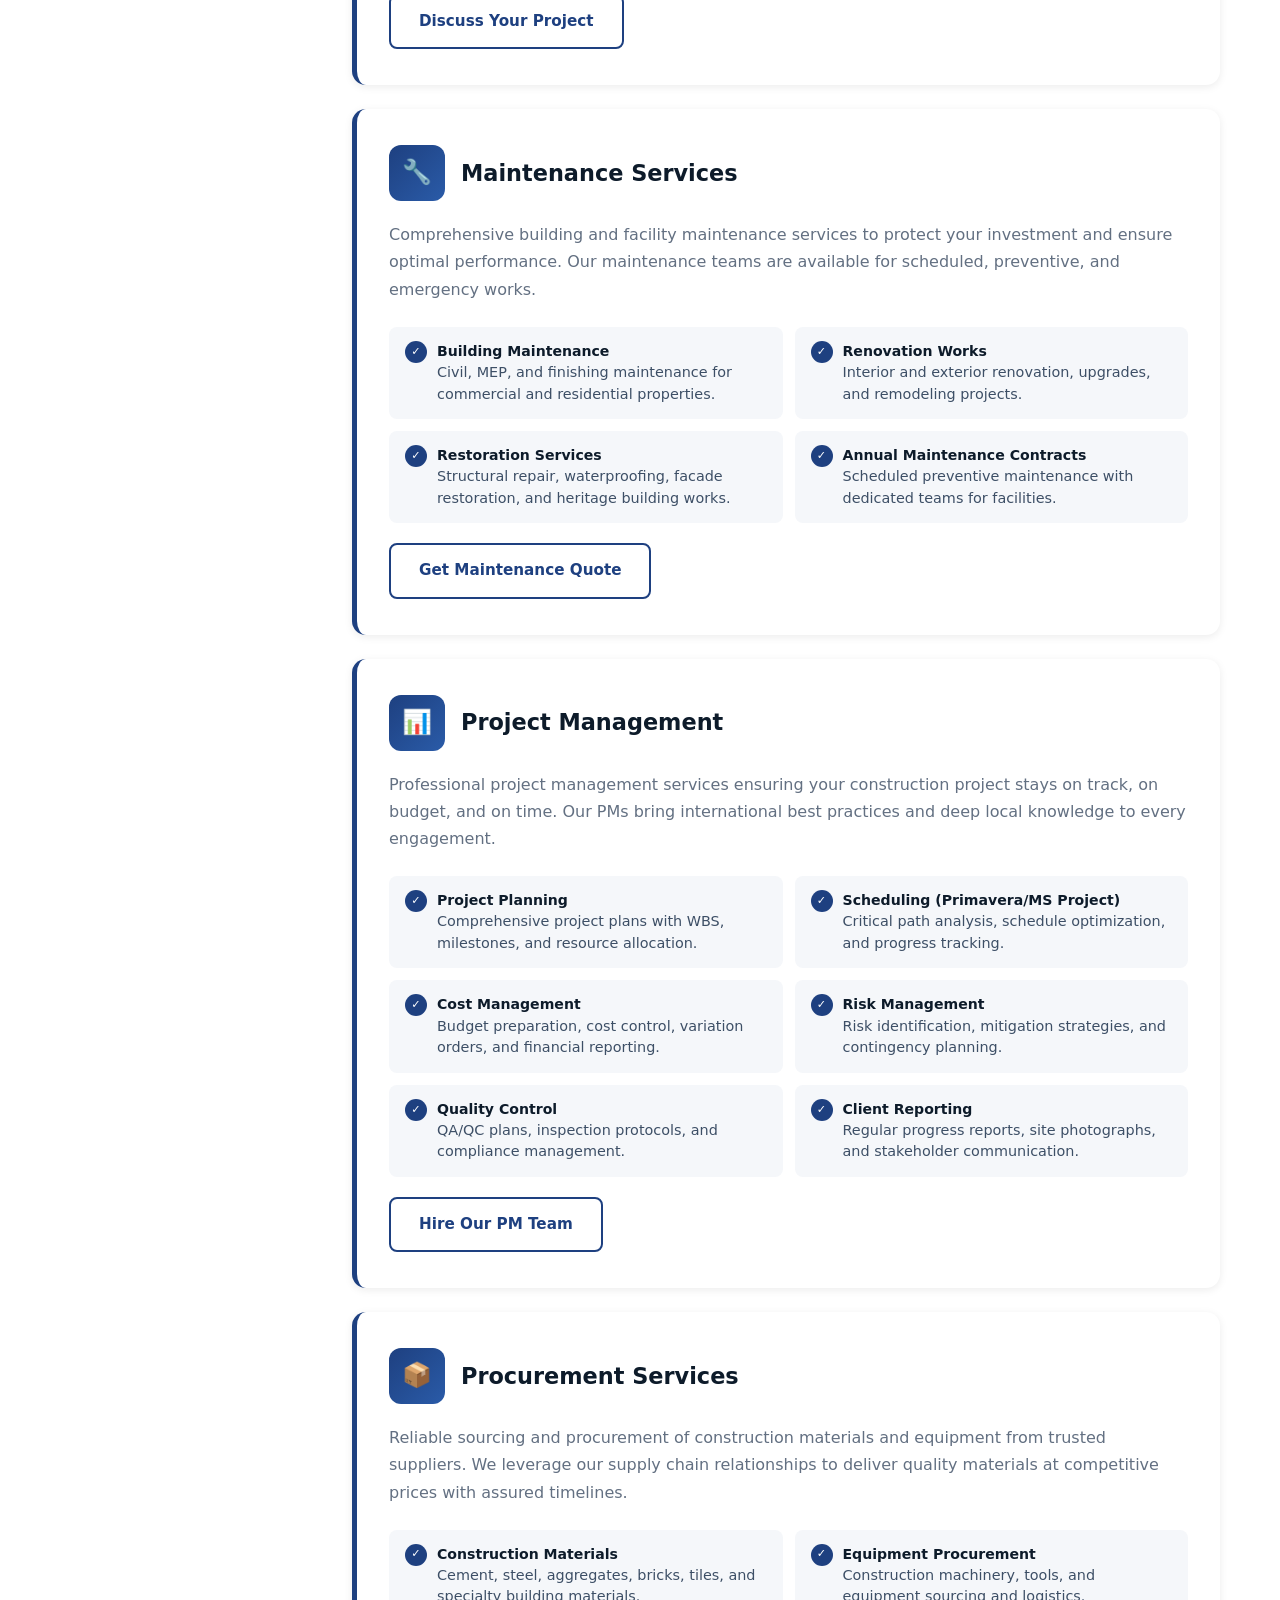
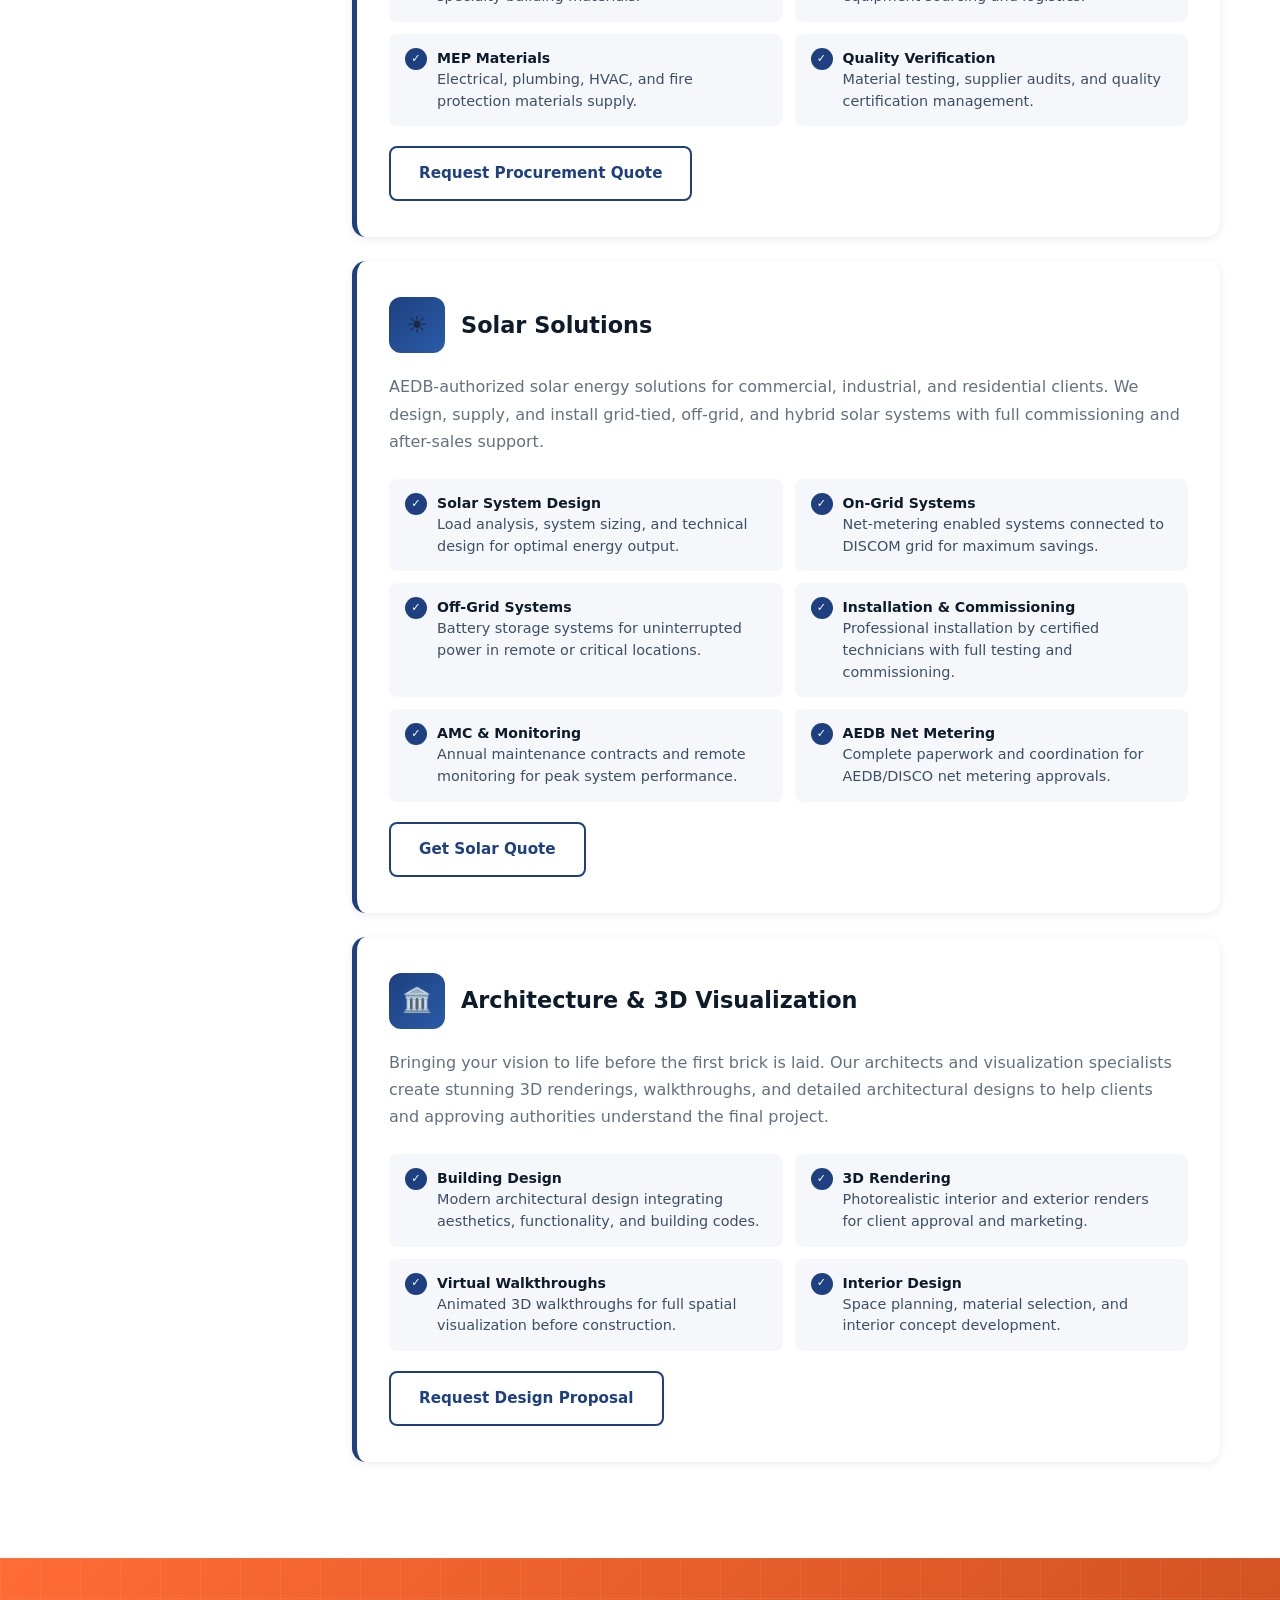
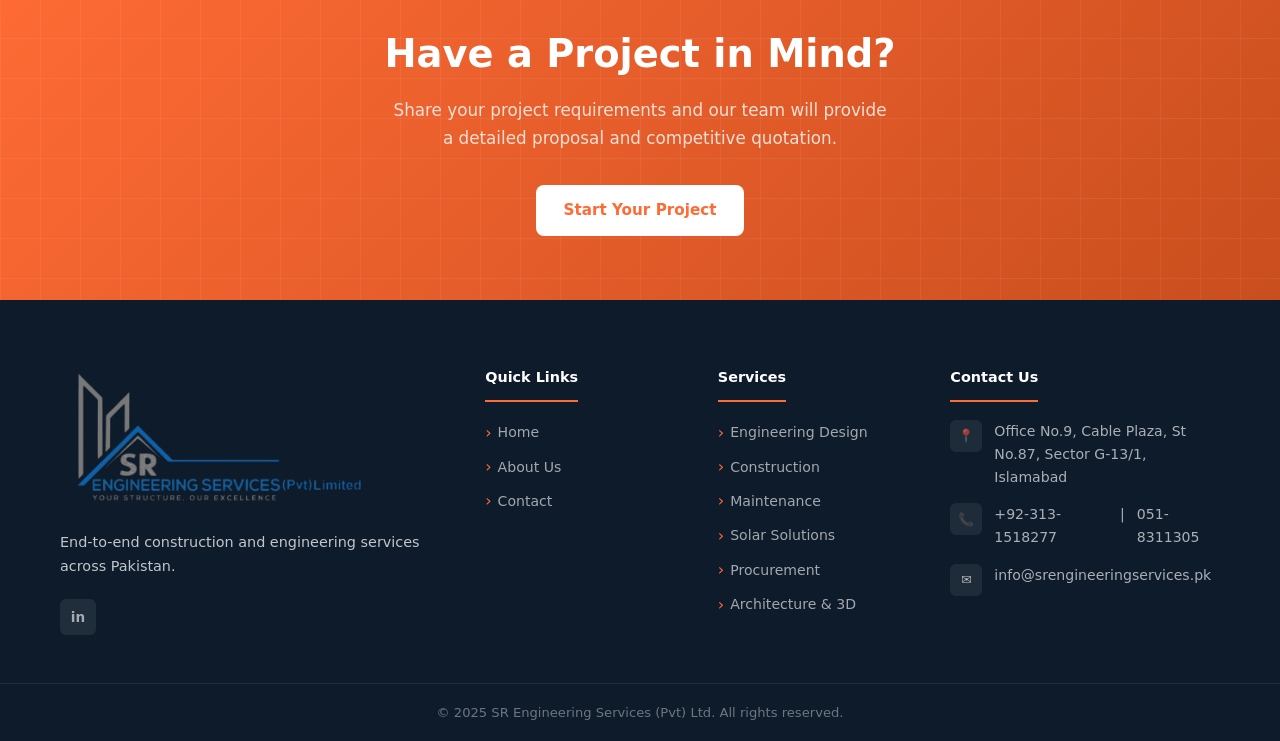
<file: services.html>
﻿<!DOCTYPE html>
<html lang="en">
<head>
  <meta charset="UTF-8">
  <meta name="viewport" content="width=device-width, initial-scale=1.0">
  <title>Services — SR Engineering Services (Pvt) Ltd</title>
  <meta name="description" content="Comprehensive engineering and construction services including design, construction, MEP, maintenance, project management, solar solutions, and procurement in Pakistan.">
  <link rel="canonical" href="https://srengineeringservices.pk/services.html">
  <link rel="stylesheet" href="css/style.css">
</head>
<body>

<!-- Navigation -->
<nav class="nav" aria-label="Main navigation">
  <div class="container">
    <div class="nav-inner">
      <a href="index.html" class="nav-logo" aria-label="SR Engineering Services Home">
        <img src="images/sr-logo.png" alt="SR Engineering Services" class="logo-img">
      </a>
      <ul class="nav-links" role="list">
        <li><a href="index.html">Home</a></li>
        <li><a href="about.html">About Us</a></li>
        <li><a href="services.html" class="active">Services</a></li>
        <li><a href="team.html">Team</a></li>
        <li><a href="contact.html">Contact</a></li>
      </ul>
      <a href="contact.html" class="nav-cta btn btn-primary">Get a Quote</a>
      <button class="nav-hamburger" id="hamburger" aria-label="Toggle navigation menu" aria-expanded="false" aria-controls="mobileMenu">
        <span></span><span></span><span></span>
      </button>
    </div>
  </div>
  <div class="nav-mobile" id="mobileMenu" role="navigation" aria-label="Mobile navigation">
    <a href="index.html">Home</a>
    <a href="about.html">About Us</a>
    <a href="services.html" class="active">Services</a>
    <a href="team.html">Team</a>
    <a href="contact.html">Contact</a>
    <a href="contact.html" class="btn btn-primary">Get a Quote</a>
  </div>
</nav>

<main>

  <!-- Page Hero -->
  <section class="page-hero" aria-labelledby="page-title">
    <div class="container">
      <nav class="breadcrumb" aria-label="Breadcrumb">
        <a href="index.html">Home</a>
        <span aria-hidden="true">›</span>
        <span aria-current="page">Services</span>
      </nav>
      <h1 id="page-title">Our Services</h1>
      <p>End-to-end construction and engineering solutions tailored to government, commercial, industrial, and residential clients across Pakistan.</p>
    </div>
  </section>

  <!-- Services Content -->
  <section class="section">
    <div class="container">
      <div class="services-page-layout">

        <!-- Sidebar -->
        <aside class="services-sidebar" aria-label="Service categories">
          <nav class="services-nav" aria-label="Jump to service">
            <h4>Our Services</h4>
            <a href="#engineering"><span>📐</span> Engineering Design</a>
            <a href="#construction"><span>🏗️</span> Construction</a>
            <a href="#maintenance"><span>🔧</span> Maintenance</a>
            <a href="#management"><span>📊</span> Project Management</a>
            <a href="#procurement"><span>📦</span> Procurement</a>
            <a href="#solar"><span>☀️</span> Solar Solutions</a>
            <a href="#architecture"><span>🏛️</span> Architecture & 3D</a>
          </nav>
          <div style="margin-top:20px; background:linear-gradient(135deg,var(--dark),var(--primary)); border-radius:var(--radius-lg); padding:24px; color:var(--white); text-align:center;">
            <p style="font-size:.85rem; margin-bottom:12px; opacity:.85;">Need a quote for your project?</p>
            <a href="contact.html" class="btn btn-primary" style="width:100%; justify-content:center; font-size:.88rem;">Get Free Quote</a>
          </div>
        </aside>

        <!-- Service Sections -->
        <div>

          <!-- Engineering Design -->
          <article class="service-section" id="engineering">
            <div class="service-section-header">
              <div class="service-section-icon" aria-hidden="true">📐</div>
              <h2>Engineering Design Services</h2>
            </div>
            <p class="service-desc">Our engineering design team provides comprehensive architectural and structural design solutions using the latest software and international standards. From initial concept to final shop drawings, we ensure precision and compliance at every stage.</p>
            <div class="service-features-grid">
              <div class="service-feature-item">
                <div class="check" aria-hidden="true">✓</div>
                <p><strong>Architectural Design</strong>Residential, commercial, and industrial building design with modern aesthetics and functional layouts.</p>
              </div>
              <div class="service-feature-item">
                <div class="check" aria-hidden="true">✓</div>
                <p><strong>Structural Design</strong>RCC, steel, and composite structural design with analysis using ETABS, SAP2000, and STAAD Pro.</p>
              </div>
              <div class="service-feature-item">
                <div class="check" aria-hidden="true">✓</div>
                <p><strong>Shop Drawings</strong>Detailed fabrication and construction drawings for seamless site execution.</p>
              </div>
              <div class="service-feature-item">
                <div class="check" aria-hidden="true">✓</div>
                <p><strong>MEP Engineering</strong>Mechanical, electrical, and plumbing design coordinated with architectural plans.</p>
              </div>
            </div>
            <div style="margin-top:20px;">
              <a href="contact.html" class="btn btn-outline-dark">Request Design Services</a>
            </div>
          </article>

          <!-- Construction -->
          <article class="service-section" id="construction">
            <div class="service-section-header">
              <div class="service-section-icon" aria-hidden="true">🏗️</div>
              <h2>Construction Services</h2>
            </div>
            <p class="service-desc">SR Engineering Services executes construction projects of all scales — from residential villas to large-scale industrial facilities and public infrastructure. We manage the entire construction lifecycle with quality, safety, and efficiency.</p>
            <div class="service-features-grid">
              <div class="service-feature-item">
                <div class="check" aria-hidden="true">✓</div>
                <p><strong>Residential Construction</strong>Villas, apartments, housing schemes, and bungalows with premium finishes.</p>
              </div>
              <div class="service-feature-item">
                <div class="check" aria-hidden="true">✓</div>
                <p><strong>Commercial Construction</strong>Office buildings, plazas, retail centers, and mixed-use developments.</p>
              </div>
              <div class="service-feature-item">
                <div class="check" aria-hidden="true">✓</div>
                <p><strong>Industrial Construction</strong>Factories, warehouses, processing plants, and industrial facilities.</p>
              </div>
              <div class="service-feature-item">
                <div class="check" aria-hidden="true">✓</div>
                <p><strong>Infrastructure Development</strong>Roads, bridges, drainage, water supply, and public works projects.</p>
              </div>
              <div class="service-feature-item">
                <div class="check" aria-hidden="true">✓</div>
                <p><strong>MEP Works</strong>Complete mechanical, electrical, and plumbing installation and commissioning.</p>
              </div>
              <div class="service-feature-item">
                <div class="check" aria-hidden="true">✓</div>
                <p><strong>Turnkey Projects</strong>End-to-end project delivery from design to handover under one contract.</p>
              </div>
            </div>
            <div style="margin-top:20px;">
              <a href="contact.html" class="btn btn-outline-dark">Discuss Your Project</a>
            </div>
          </article>

          <!-- Maintenance -->
          <article class="service-section" id="maintenance">
            <div class="service-section-header">
              <div class="service-section-icon" aria-hidden="true">🔧</div>
              <h2>Maintenance Services</h2>
            </div>
            <p class="service-desc">Comprehensive building and facility maintenance services to protect your investment and ensure optimal performance. Our maintenance teams are available for scheduled, preventive, and emergency works.</p>
            <div class="service-features-grid">
              <div class="service-feature-item">
                <div class="check" aria-hidden="true">✓</div>
                <p><strong>Building Maintenance</strong>Civil, MEP, and finishing maintenance for commercial and residential properties.</p>
              </div>
              <div class="service-feature-item">
                <div class="check" aria-hidden="true">✓</div>
                <p><strong>Renovation Works</strong>Interior and exterior renovation, upgrades, and remodeling projects.</p>
              </div>
              <div class="service-feature-item">
                <div class="check" aria-hidden="true">✓</div>
                <p><strong>Restoration Services</strong>Structural repair, waterproofing, facade restoration, and heritage building works.</p>
              </div>
              <div class="service-feature-item">
                <div class="check" aria-hidden="true">✓</div>
                <p><strong>Annual Maintenance Contracts</strong>Scheduled preventive maintenance with dedicated teams for facilities.</p>
              </div>
            </div>
            <div style="margin-top:20px;">
              <a href="contact.html" class="btn btn-outline-dark">Get Maintenance Quote</a>
            </div>
          </article>

          <!-- Project Management -->
          <article class="service-section" id="management">
            <div class="service-section-header">
              <div class="service-section-icon" aria-hidden="true">📊</div>
              <h2>Project Management</h2>
            </div>
            <p class="service-desc">Professional project management services ensuring your construction project stays on track, on budget, and on time. Our PMs bring international best practices and deep local knowledge to every engagement.</p>
            <div class="service-features-grid">
              <div class="service-feature-item">
                <div class="check" aria-hidden="true">✓</div>
                <p><strong>Project Planning</strong>Comprehensive project plans with WBS, milestones, and resource allocation.</p>
              </div>
              <div class="service-feature-item">
                <div class="check" aria-hidden="true">✓</div>
                <p><strong>Scheduling (Primavera/MS Project)</strong>Critical path analysis, schedule optimization, and progress tracking.</p>
              </div>
              <div class="service-feature-item">
                <div class="check" aria-hidden="true">✓</div>
                <p><strong>Cost Management</strong>Budget preparation, cost control, variation orders, and financial reporting.</p>
              </div>
              <div class="service-feature-item">
                <div class="check" aria-hidden="true">✓</div>
                <p><strong>Risk Management</strong>Risk identification, mitigation strategies, and contingency planning.</p>
              </div>
              <div class="service-feature-item">
                <div class="check" aria-hidden="true">✓</div>
                <p><strong>Quality Control</strong>QA/QC plans, inspection protocols, and compliance management.</p>
              </div>
              <div class="service-feature-item">
                <div class="check" aria-hidden="true">✓</div>
                <p><strong>Client Reporting</strong>Regular progress reports, site photographs, and stakeholder communication.</p>
              </div>
            </div>
            <div style="margin-top:20px;">
              <a href="contact.html" class="btn btn-outline-dark">Hire Our PM Team</a>
            </div>
          </article>

          <!-- Procurement -->
          <article class="service-section" id="procurement">
            <div class="service-section-header">
              <div class="service-section-icon" aria-hidden="true">📦</div>
              <h2>Procurement Services</h2>
            </div>
            <p class="service-desc">Reliable sourcing and procurement of construction materials and equipment from trusted suppliers. We leverage our supply chain relationships to deliver quality materials at competitive prices with assured timelines.</p>
            <div class="service-features-grid">
              <div class="service-feature-item">
                <div class="check" aria-hidden="true">✓</div>
                <p><strong>Construction Materials</strong>Cement, steel, aggregates, bricks, tiles, and specialty building materials.</p>
              </div>
              <div class="service-feature-item">
                <div class="check" aria-hidden="true">✓</div>
                <p><strong>Equipment Procurement</strong>Construction machinery, tools, and equipment sourcing and logistics.</p>
              </div>
              <div class="service-feature-item">
                <div class="check" aria-hidden="true">✓</div>
                <p><strong>MEP Materials</strong>Electrical, plumbing, HVAC, and fire protection materials supply.</p>
              </div>
              <div class="service-feature-item">
                <div class="check" aria-hidden="true">✓</div>
                <p><strong>Quality Verification</strong>Material testing, supplier audits, and quality certification management.</p>
              </div>
            </div>
            <div style="margin-top:20px;">
              <a href="contact.html" class="btn btn-outline-dark">Request Procurement Quote</a>
            </div>
          </article>

          <!-- Solar -->
          <article class="service-section" id="solar">
            <div class="service-section-header">
              <div class="service-section-icon" aria-hidden="true">☀️</div>
              <h2>Solar Solutions</h2>
            </div>
            <p class="service-desc">AEDB-authorized solar energy solutions for commercial, industrial, and residential clients. We design, supply, and install grid-tied, off-grid, and hybrid solar systems with full commissioning and after-sales support.</p>
            <div class="service-features-grid">
              <div class="service-feature-item">
                <div class="check" aria-hidden="true">✓</div>
                <p><strong>Solar System Design</strong>Load analysis, system sizing, and technical design for optimal energy output.</p>
              </div>
              <div class="service-feature-item">
                <div class="check" aria-hidden="true">✓</div>
                <p><strong>On-Grid Systems</strong>Net-metering enabled systems connected to DISCOM grid for maximum savings.</p>
              </div>
              <div class="service-feature-item">
                <div class="check" aria-hidden="true">✓</div>
                <p><strong>Off-Grid Systems</strong>Battery storage systems for uninterrupted power in remote or critical locations.</p>
              </div>
              <div class="service-feature-item">
                <div class="check" aria-hidden="true">✓</div>
                <p><strong>Installation & Commissioning</strong>Professional installation by certified technicians with full testing and commissioning.</p>
              </div>
              <div class="service-feature-item">
                <div class="check" aria-hidden="true">✓</div>
                <p><strong>AMC & Monitoring</strong>Annual maintenance contracts and remote monitoring for peak system performance.</p>
              </div>
              <div class="service-feature-item">
                <div class="check" aria-hidden="true">✓</div>
                <p><strong>AEDB Net Metering</strong>Complete paperwork and coordination for AEDB/DISCO net metering approvals.</p>
              </div>
            </div>
            <div style="margin-top:20px;">
              <a href="contact.html" class="btn btn-outline-dark">Get Solar Quote</a>
            </div>
          </article>

          <!-- Architecture & 3D -->
          <article class="service-section" id="architecture">
            <div class="service-section-header">
              <div class="service-section-icon" aria-hidden="true">🏛️</div>
              <h2>Architecture & 3D Visualization</h2>
            </div>
            <p class="service-desc">Bringing your vision to life before the first brick is laid. Our architects and visualization specialists create stunning 3D renderings, walkthroughs, and detailed architectural designs to help clients and approving authorities understand the final project.</p>
            <div class="service-features-grid">
              <div class="service-feature-item">
                <div class="check" aria-hidden="true">✓</div>
                <p><strong>Building Design</strong>Modern architectural design integrating aesthetics, functionality, and building codes.</p>
              </div>
              <div class="service-feature-item">
                <div class="check" aria-hidden="true">✓</div>
                <p><strong>3D Rendering</strong>Photorealistic interior and exterior renders for client approval and marketing.</p>
              </div>
              <div class="service-feature-item">
                <div class="check" aria-hidden="true">✓</div>
                <p><strong>Virtual Walkthroughs</strong>Animated 3D walkthroughs for full spatial visualization before construction.</p>
              </div>
              <div class="service-feature-item">
                <div class="check" aria-hidden="true">✓</div>
                <p><strong>Interior Design</strong>Space planning, material selection, and interior concept development.</p>
              </div>
            </div>
            <div style="margin-top:20px;">
              <a href="contact.html" class="btn btn-outline-dark">Request Design Proposal</a>
            </div>
          </article>

        </div>
      </div>
    </div>
  </section>

  <!-- CTA -->
  <section class="cta-banner" aria-labelledby="services-cta">
    <div class="container cta-banner-inner">
      <h2 id="services-cta">Have a Project in Mind?</h2>
      <p>Share your project requirements and our team will provide a detailed proposal and competitive quotation.</p>
      <a href="contact.html" class="btn btn-white">Start Your Project</a>
    </div>
  </section>

</main>

<!-- Footer -->
<footer class="footer">
  <div class="container">
    <div class="footer-grid">
      <div class="footer-brand">
        <div class="logo-wrap">
          <img src="images/sr-logo.png" alt="SR Engineering Services" class="logo-img">
        </div>
        <p>End-to-end construction and engineering services across Pakistan.</p>
        <div class="social-links">
          <a href="https://www.linkedin.com/company/sr-engineering-services-private-limited/" target="_blank" rel="noopener" aria-label="LinkedIn">in</a>
        </div>
      </div>
      <div class="footer-col">
        <h4>Quick Links</h4>
        <ul>
          <li><a href="index.html">Home</a></li>
          <li><a href="about.html">About Us</a></li>
          <li><a href="contact.html">Contact</a></li>
        </ul>
      </div>
      <div class="footer-col">
        <h4>Services</h4>
        <ul>
          <li><a href="#engineering">Engineering Design</a></li>
          <li><a href="#construction">Construction</a></li>
          <li><a href="#maintenance">Maintenance</a></li>
          <li><a href="#solar">Solar Solutions</a></li>
          <li><a href="#procurement">Procurement</a></li>
          <li><a href="#architecture">Architecture & 3D</a></li>
        </ul>
      </div>
      <div class="footer-col">
        <h4>Contact Us</h4>
        <div class="footer-contact-item"><div class="icon">📍</div>Office No.9, Cable Plaza, St No.87, Sector G-13/1, Islamabad</div>
        <div class="footer-contact-item"><div class="icon">📞</div><a href="tel:+923131518277">+92-313-1518277</a> | <a href="tel:05183113050">051-8311305</a></div>
        <div class="footer-contact-item"><div class="icon">✉️</div><span>info@srengineeringservices.pk</span></div>
      </div>
    </div>
  </div>
  <div class="footer-bottom">
    <div class="container" style="display:flex; flex-direction:column; align-items:center; gap:6px;">
      <p>© 2025 SR Engineering Services (Pvt) Ltd. All rights reserved.</p>
    </div>
  </div>
</footer>

<script src="js/main.js"></script>
</body>
</html>
</file>
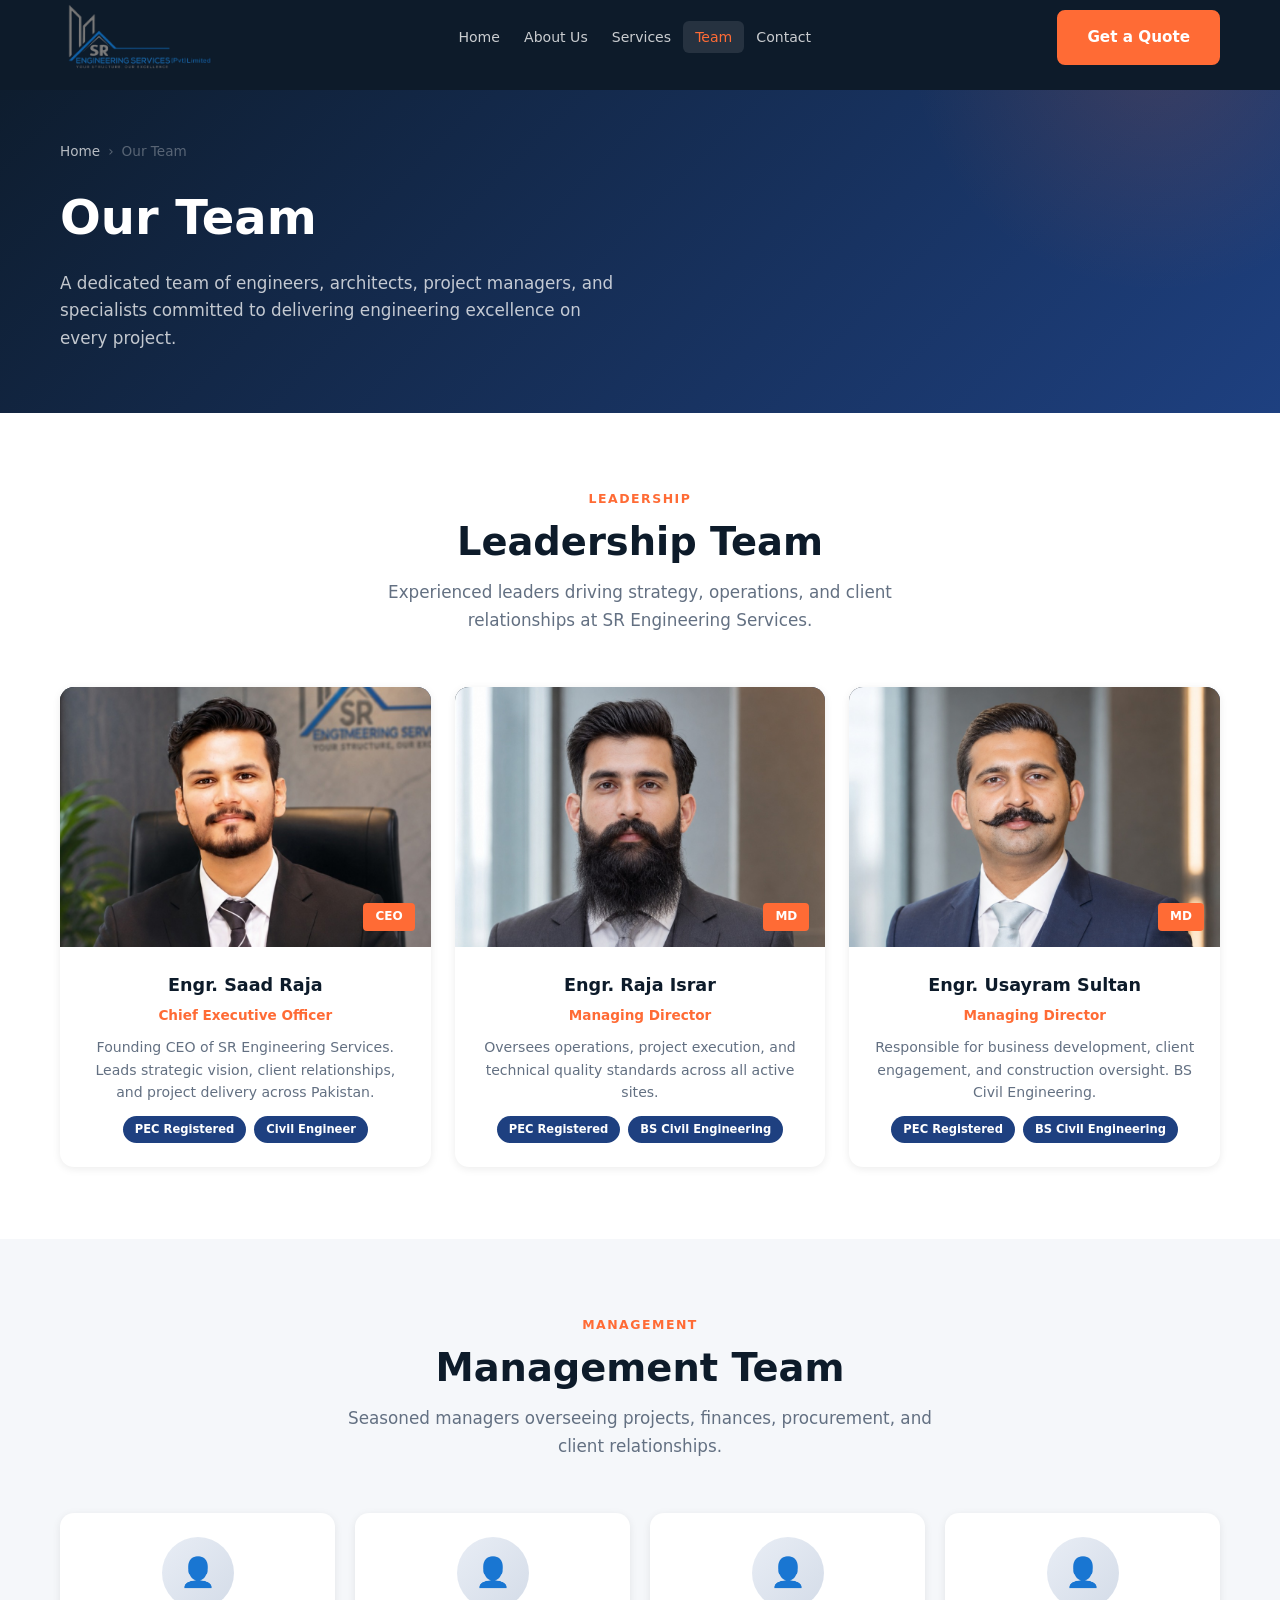
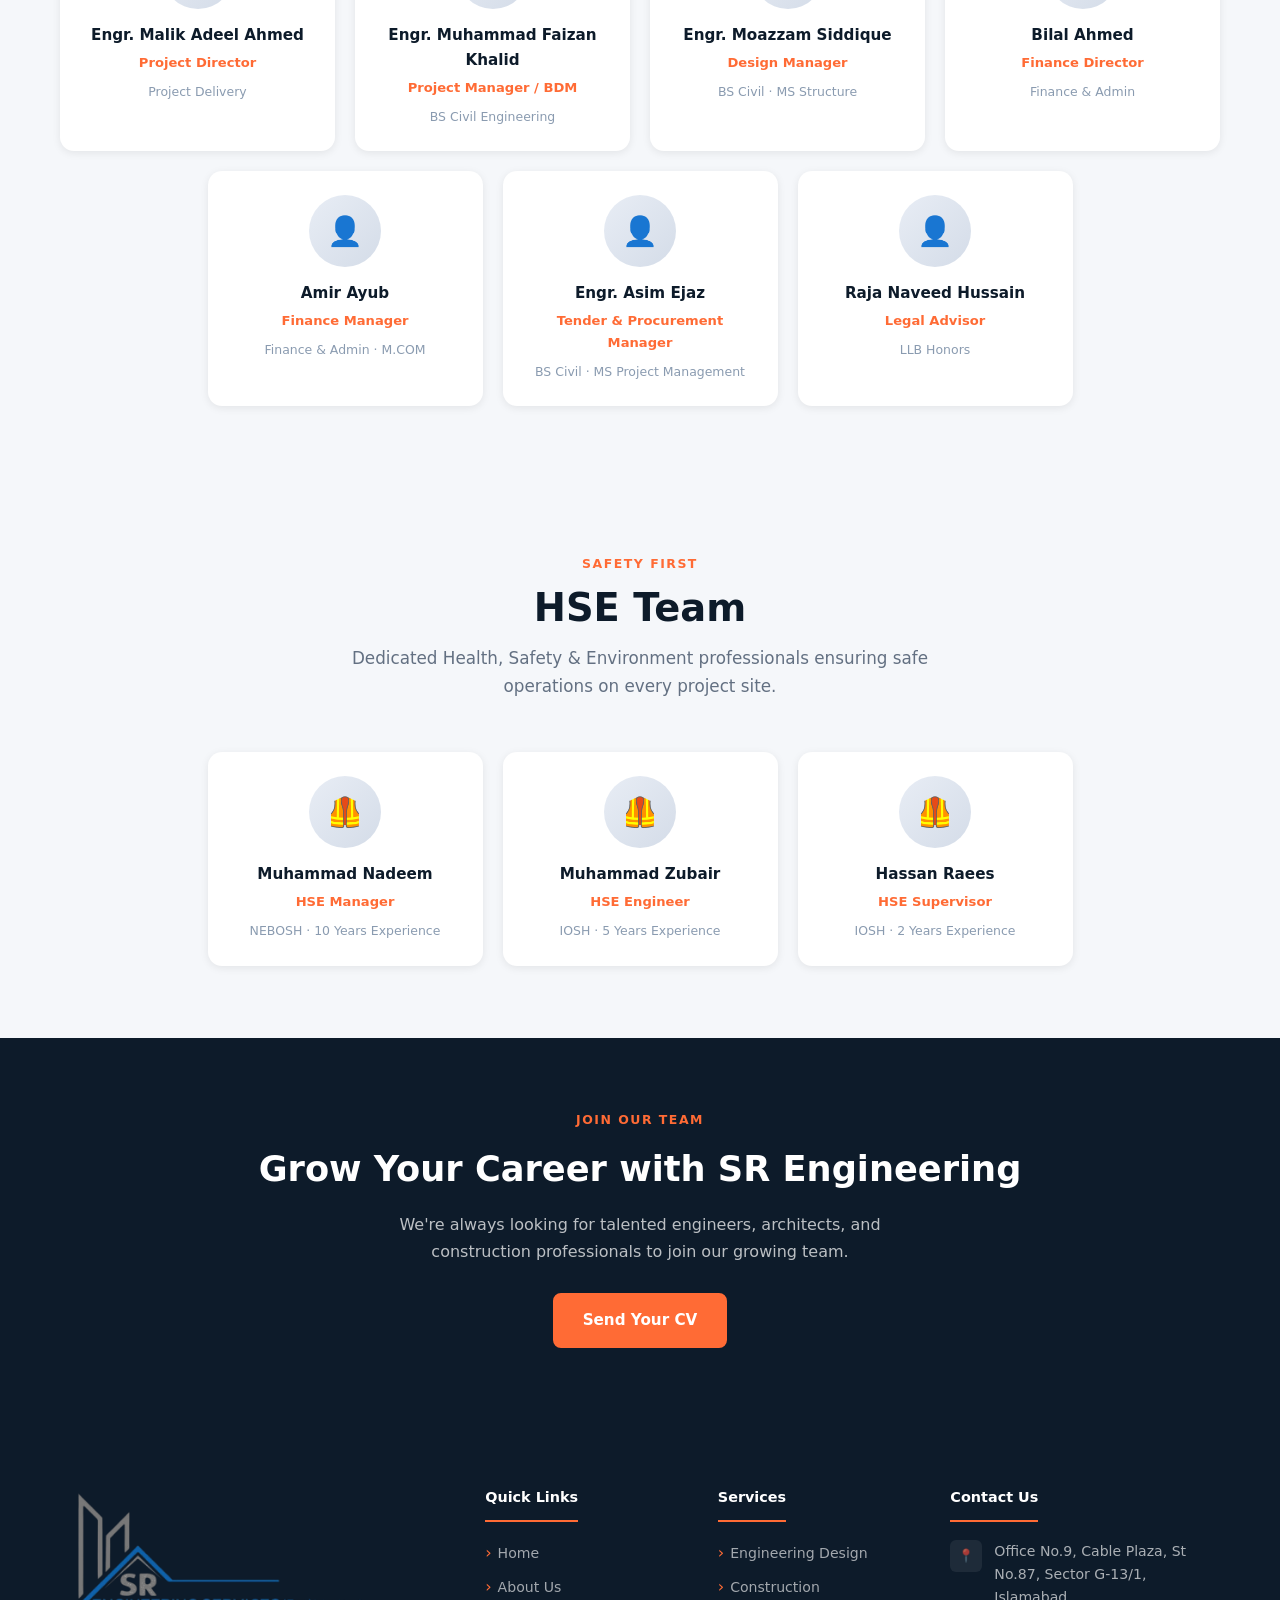
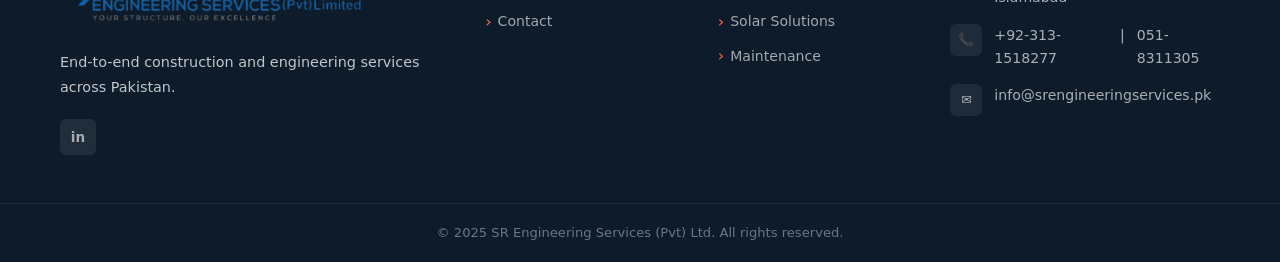
<file: team.html>
﻿<!DOCTYPE html>
<html lang="en">
<head>
  <meta charset="UTF-8">
  <meta name="viewport" content="width=device-width, initial-scale=1.0">
  <title>Team — SR Engineering Services (Pvt) Ltd</title>
  <meta name="description" content="Meet the SR Engineering Services team — experienced engineers, architects, project managers, and HSE professionals driving excellence in construction and engineering.">
  <link rel="canonical" href="https://srengineeringservices.pk/team.html">
  <link rel="stylesheet" href="css/style.css">
</head>
<body>

<!-- Navigation -->
<nav class="nav" aria-label="Main navigation">
  <div class="container">
    <div class="nav-inner">
      <a href="index.html" class="nav-logo" aria-label="SR Engineering Services Home">
        <img src="images/sr-logo.png" alt="SR Engineering Services" class="logo-img">
      </a>
      <ul class="nav-links" role="list">
        <li><a href="index.html">Home</a></li>
        <li><a href="about.html">About Us</a></li>
        <li><a href="services.html">Services</a></li>
        <li><a href="team.html" class="active">Team</a></li>
        <li><a href="contact.html">Contact</a></li>
      </ul>
      <a href="contact.html" class="nav-cta btn btn-primary">Get a Quote</a>
      <button class="nav-hamburger" id="hamburger" aria-label="Toggle navigation menu" aria-expanded="false" aria-controls="mobileMenu">
        <span></span><span></span><span></span>
      </button>
    </div>
  </div>
  <div class="nav-mobile" id="mobileMenu" role="navigation" aria-label="Mobile navigation">
    <a href="index.html">Home</a><a href="about.html">About Us</a>
    <a href="services.html">Services</a>
    <a href="team.html" class="active">Team</a><a href="contact.html">Contact</a>
    <a href="contact.html" class="btn btn-primary">Get a Quote</a>
  </div>
</nav>

<main>

  <!-- Page Hero -->
  <section class="page-hero" aria-labelledby="page-title">
    <div class="container">
      <nav class="breadcrumb" aria-label="Breadcrumb">
        <a href="index.html">Home</a><span aria-hidden="true">›</span>
        <span aria-current="page">Our Team</span>
      </nav>
      <h1 id="page-title">Our Team</h1>
      <p>A dedicated team of engineers, architects, project managers, and specialists committed to delivering engineering excellence on every project.</p>
    </div>
  </section>

  <!-- Leadership -->
  <section class="section" aria-labelledby="leadership-heading">
    <div class="container">
      <div class="section-header">
        <span class="eyebrow">Leadership</span>
        <h2 id="leadership-heading">Leadership Team</h2>
        <p>Experienced leaders driving strategy, operations, and client relationships at SR Engineering Services.</p>
      </div>
      <div class="grid-3">
        <div class="leader-card">
          <div class="leader-photo">
            <img src="images/team/saad.png" alt="Engr. Saad Raja — CEO, SR Engineering Services" class="leader-img">
            <span class="leader-badge">CEO</span>
          </div>
          <div class="leader-info">
            <h3>Engr. Saad Raja</h3>
            <div class="title">Chief Executive Officer</div>
            <p>Founding CEO of SR Engineering Services. Leads strategic vision, client relationships, and project delivery across Pakistan.</p>
            <div style="margin-top:12px; display:flex; gap:8px; flex-wrap:wrap; justify-content:center;">
              <span class="badge" style="font-size:.72rem; background:var(--primary);">PEC Registered</span>
              <span class="badge" style="font-size:.72rem; background:var(--primary);">Civil Engineer</span>
            </div>
          </div>
        </div>
        <div class="leader-card">
          <div class="leader-photo">
            <img src="images/team/israr.png" alt="Engr. Raja Israr Kiyani — Managing Director, SR Engineering Services" class="leader-img">
            <span class="leader-badge">MD</span>
          </div>
          <div class="leader-info">
            <h3>Engr. Raja Israr</h3>
            <div class="title">Managing Director</div>
            <p>Oversees operations, project execution, and technical quality standards across all active sites.</p>
            <div style="margin-top:12px; display:flex; gap:8px; flex-wrap:wrap; justify-content:center;">
              <span class="badge" style="font-size:.72rem; background:var(--primary);">PEC Registered</span>
              <span class="badge" style="font-size:.72rem; background:var(--primary);">BS Civil Engineering</span>
            </div>
          </div>
        </div>
        <div class="leader-card">
          <div class="leader-photo">
            <img src="images/team/usayram.png" alt="Engr. Usayram Sultan — Managing Director, SR Engineering Services" class="leader-img">
            <span class="leader-badge">MD</span>
          </div>
          <div class="leader-info">
            <h3>Engr. Usayram Sultan</h3>
            <div class="title">Managing Director</div>
            <p>Responsible for business development, client engagement, and construction oversight. BS Civil Engineering.</p>
            <div style="margin-top:12px; display:flex; gap:8px; flex-wrap:wrap; justify-content:center;">
              <span class="badge" style="font-size:.72rem; background:var(--primary);">PEC Registered</span>
              <span class="badge" style="font-size:.72rem; background:var(--primary);">BS Civil Engineering</span>
            </div>
          </div>
        </div>
      </div>
    </div>
  </section>

  <!-- Management -->
  <section class="section" style="background:var(--light);" aria-labelledby="management-heading">
    <div class="container">
      <div class="section-header">
        <span class="eyebrow">Management</span>
        <h2 id="management-heading">Management Team</h2>
        <p>Seasoned managers overseeing projects, finances, procurement, and client relationships.</p>
      </div>
      <div class="grid-4-center">
        <div class="team-card">
          <div class="team-avatar" aria-hidden="true">👤</div>
          <h4>Engr. Malik Adeel Ahmed</h4>
          <div class="role">Project Director</div>
          <div class="dept">Project Delivery</div>
        </div>
        <div class="team-card">
          <div class="team-avatar" aria-hidden="true">👤</div>
          <h4>Engr. Muhammad Faizan Khalid</h4>
          <div class="role">Project Manager / BDM</div>
          <div class="dept">BS Civil Engineering</div>
        </div>
        <div class="team-card">
          <div class="team-avatar" aria-hidden="true">👤</div>
          <h4>Engr. Moazzam Siddique</h4>
          <div class="role">Design Manager</div>
          <div class="dept">BS Civil · MS Structure</div>
        </div>
        <div class="team-card">
          <div class="team-avatar" aria-hidden="true">👤</div>
          <h4>Bilal Ahmed</h4>
          <div class="role">Finance Director</div>
          <div class="dept">Finance & Admin</div>
        </div>
        <div class="team-card">
          <div class="team-avatar" aria-hidden="true">👤</div>
          <h4>Amir Ayub</h4>
          <div class="role">Finance Manager</div>
          <div class="dept">Finance &amp; Admin · M.COM</div>
        </div>
        <div class="team-card">
          <div class="team-avatar" aria-hidden="true">👤</div>
          <h4>Engr. Asim Ejaz</h4>
          <div class="role">Tender &amp; Procurement Manager</div>
          <div class="dept">BS Civil · MS Project Management</div>
        </div>
        <div class="team-card">
          <div class="team-avatar" aria-hidden="true">👤</div>
          <h4>Raja Naveed Hussain</h4>
          <div class="role">Legal Advisor</div>
          <div class="dept">LLB Honors</div>
        </div>
      </div>
    </div>
  </section>

  <!-- HSE Team -->
  <section class="section" style="background:var(--light);" aria-labelledby="hse-team-heading">
    <div class="container">
      <div class="section-header">
        <span class="eyebrow">Safety First</span>
        <h2 id="hse-team-heading">HSE Team</h2>
        <p>Dedicated Health, Safety & Environment professionals ensuring safe operations on every project site.</p>
      </div>
      <div class="grid-4-center">
        <div class="team-card">
          <div class="team-avatar" aria-hidden="true">🦺</div>
          <h4>Muhammad Nadeem</h4>
          <div class="role">HSE Manager</div>
          <div class="dept">NEBOSH · 10 Years Experience</div>
        </div>
        <div class="team-card">
          <div class="team-avatar" aria-hidden="true">🦺</div>
          <h4>Muhammad Zubair</h4>
          <div class="role">HSE Engineer</div>
          <div class="dept">IOSH · 5 Years Experience</div>
        </div>
        <div class="team-card">
          <div class="team-avatar" aria-hidden="true">🦺</div>
          <h4>Hassan Raees</h4>
          <div class="role">HSE Supervisor</div>
          <div class="dept">IOSH · 2 Years Experience</div>
        </div>
      </div>
    </div>
  </section>

  <!-- Join team CTA -->
  <section class="section" style="background:var(--dark);">
    <div class="container" style="text-align:center;">
      <span style="font-size:.78rem; font-weight:700; letter-spacing:.12em; text-transform:uppercase; color:var(--accent); display:block; margin-bottom:10px;">Join Our Team</span>
      <h2 style="font-size:clamp(1.5rem,3vw,2.2rem); font-weight:900; color:var(--white); margin-bottom:14px;">Grow Your Career with SR Engineering</h2>
      <p style="color:rgba(255,255,255,.72); max-width:520px; margin:0 auto 28px;">We're always looking for talented engineers, architects, and construction professionals to join our growing team.</p>
      <a href="contact.html" class="btn btn-primary">Send Your CV</a>
    </div>
  </section>

</main>

<!-- Footer -->
<footer class="footer">
  <div class="container">
    <div class="footer-grid">
      <div class="footer-brand">
        <div class="logo-wrap"><img src="images/sr-logo.png" alt="SR Engineering Services" class="logo-img"></div>
        <p>End-to-end construction and engineering services across Pakistan.</p>
        <div class="social-links">
          <a href="https://www.linkedin.com/company/sr-engineering-services-private-limited/" target="_blank" rel="noopener" aria-label="LinkedIn">in</a>
        </div>
      </div>
      <div class="footer-col"><h4>Quick Links</h4><ul>
        <li><a href="index.html">Home</a></li><li><a href="about.html">About Us</a></li><li><a href="contact.html">Contact</a></li>
      </ul></div>
      <div class="footer-col"><h4>Services</h4><ul>
        <li><a href="services.html#engineering">Engineering Design</a></li>
        <li><a href="services.html#construction">Construction</a></li>
        <li><a href="services.html#solar">Solar Solutions</a></li>
        <li><a href="services.html#maintenance">Maintenance</a></li>
      </ul></div>
      <div class="footer-col"><h4>Contact Us</h4>
        <div class="footer-contact-item"><div class="icon">📍</div>Office No.9, Cable Plaza, St No.87, Sector G-13/1, Islamabad</div>
        <div class="footer-contact-item"><div class="icon">📞</div><a href="tel:+923131518277">+92-313-1518277</a> | <a href="tel:05183113050">051-8311305</a></div>
        <div class="footer-contact-item"><div class="icon">✉️</div><span>info@srengineeringservices.pk</span></div>
      </div>
    </div>
  </div>
  <div class="footer-bottom">
    <div class="container" style="display:flex; flex-direction:column; align-items:center;">
      <p>© 2025 SR Engineering Services (Pvt) Ltd. All rights reserved.</p>
    </div>
  </div>
</footer>

<script src="js/main.js"></script>
</body>
</html>
</file>
<file: css/style.css>
/* ============================================================
   SR Engineering Services (Pvt) Ltd — Main Stylesheet
   Mobile-first | CSS Custom Properties | No Framework
   ============================================================ */

/* ── Reset & Variables ─────────────────────────────────────── */
*, *::before, *::after { box-sizing: border-box; margin: 0; padding: 0; }

:root {
  --dark:       #0d1b2a;
  --dark-2:     #152236;
  --primary:    #1e4080;
  --primary-lt: #2a5ba8;
  --accent:     #ff6b35;
  --accent-dk:  #e05520;
  --light:      #f5f7fa;
  --light-2:    #edf0f5;
  --gray:       #8a9bb0;
  --gray-lt:    #c8d0db;
  --white:      #ffffff;
  --text:       #1a2840;
  --text-md:    #3d4f66;
  --text-lt:    #637082;

  --shadow-sm:  0 2px 8px rgba(0,0,0,.08);
  --shadow:     0 4px 20px rgba(0,0,0,.12);
  --shadow-lg:  0 8px 40px rgba(0,0,0,.18);

  --radius:     8px;
  --radius-lg:  14px;
  --transition: 0.25s ease;

  --nav-h:      90px;
  --container:  1200px;
}

html { scroll-behavior: smooth; font-size: 16px; }

body {
  font-family: 'Segoe UI', system-ui, -apple-system, sans-serif;
  color: var(--text);
  background: var(--white);
  line-height: 1.65;
  -webkit-font-smoothing: antialiased;
}

img { max-width: 100%; display: block; }
a  { color: inherit; text-decoration: none; }
ul { list-style: none; }
button { cursor: pointer; font: inherit; border: none; background: none; }

/* ── Utility ────────────────────────────────────────────────── */
.container {
  width: 100%;
  max-width: var(--container);
  margin: 0 auto;
  padding: 0 20px;
}

.section {
  padding: 72px 0;
}

.section-sm { padding: 48px 0; }

.section-header {
  text-align: center;
  margin-bottom: 52px;
}

.section-header .eyebrow {
  display: inline-block;
  font-size: .78rem;
  font-weight: 700;
  letter-spacing: .12em;
  text-transform: uppercase;
  color: var(--accent);
  margin-bottom: 10px;
}

.section-header h2 {
  font-size: clamp(1.6rem, 4vw, 2.4rem);
  font-weight: 800;
  color: var(--dark);
  line-height: 1.2;
  margin-bottom: 14px;
}

.section-header p {
  font-size: 1.05rem;
  color: var(--text-lt);
  max-width: 600px;
  margin: 0 auto;
}

.section-header.light h2,
.section-header.light p,
.section-header.light .eyebrow { color: var(--white); }
.section-header.light p { opacity: .82; }

/* Grid helpers */
.grid-2 { display: grid; gap: 28px; }
.grid-3 { display: grid; gap: 24px; }
.grid-4 { display: grid; gap: 20px; }
.grid-4-center { display: flex; flex-wrap: wrap; gap: 20px; justify-content: center; }
.grid-4-center .team-card { width: calc(25% - 15px); min-width: 220px; }

@media (min-width: 640px) {
  .grid-2 { grid-template-columns: repeat(2, 1fr); }
  .grid-4 { grid-template-columns: repeat(2, 1fr); }
}
@media (min-width: 768px) {
  .grid-3 { grid-template-columns: repeat(2, 1fr); }
}
@media (min-width: 1024px) {
  .grid-3 { grid-template-columns: repeat(3, 1fr); }
  .grid-4 { grid-template-columns: repeat(4, 1fr); }
}

/* Buttons */
.btn {
  display: inline-flex;
  align-items: center;
  gap: 8px;
  padding: 13px 28px;
  border-radius: var(--radius);
  font-size: .95rem;
  font-weight: 600;
  transition: all var(--transition);
  cursor: pointer;
  border: 2px solid transparent;
}

.btn-primary {
  background: var(--accent);
  color: var(--white);
  border-color: var(--accent);
}
.btn-primary:hover {
  background: var(--accent-dk);
  border-color: var(--accent-dk);
  transform: translateY(-1px);
  box-shadow: 0 6px 20px rgba(255,107,53,.35);
}

.btn-outline {
  background: transparent;
  color: var(--white);
  border-color: rgba(255,255,255,.6);
}
.btn-outline:hover {
  background: var(--white);
  color: var(--dark);
  border-color: var(--white);
}

.btn-outline-dark {
  background: transparent;
  color: var(--primary);
  border-color: var(--primary);
}
.btn-outline-dark:hover {
  background: var(--primary);
  color: var(--white);
}

/* Card */
.card {
  background: var(--white);
  border-radius: var(--radius-lg);
  box-shadow: var(--shadow-sm);
  transition: transform var(--transition), box-shadow var(--transition);
  overflow: hidden;
}
.card:hover {
  transform: translateY(-4px);
  box-shadow: var(--shadow);
}

/* Badge */
.badge {
  display: inline-block;
  padding: 4px 12px;
  border-radius: 20px;
  font-size: .78rem;
  font-weight: 600;
  background: var(--accent);
  color: var(--white);
}

/* Content needed marker */
.content-needed {
  display: inline-block;
  background: #fff3cd;
  color: #856404;
  border: 1px dashed #ffc107;
  border-radius: 4px;
  padding: 2px 8px;
  font-size: .8rem;
  font-style: italic;
}

/* ── Navigation ─────────────────────────────────────────────── */
.nav {
  position: fixed;
  top: 0; left: 0; right: 0;
  height: var(--nav-h);
  background: var(--dark);
  z-index: 1000;
  transition: box-shadow var(--transition), background var(--transition);
}
@media (max-width: 899px) {
  .nav { height: 64px; }
  .nav-inner { height: 64px; }
  .nav-logo .logo-img { height: 40px; }
  .nav-links { display: none !important; }
  .nav-cta { display: none !important; }
}

.nav.scrolled {
  box-shadow: 0 2px 20px rgba(0,0,0,.3);
}

.nav-inner {
  display: flex;
  align-items: center;
  justify-content: space-between;
  height: 100%;
}

.nav-logo {
  display: flex;
  align-items: center;
  gap: 10px;
}

.nav-logo .logo-img {
  height: 50px;
  width: auto;
  flex-shrink: 0;
}
  text-transform: uppercase;
}

.nav-links {
  display: none;
  align-items: center;
  gap: 4px;
}

.nav-links a {
  padding: 8px 12px;
  border-radius: 6px;
  font-size: .88rem;
  font-weight: 500;
  color: rgba(255,255,255,.78);
  transition: all var(--transition);
  white-space: nowrap;
}
.nav-links a:hover,
.nav-links a.active {
  color: var(--white);
  background: rgba(255,255,255,.1);
}
.nav-links a.active {
  color: var(--accent);
}

.nav-cta {
  display: none;
}

.nav-hamburger {
  display: flex;
  flex-direction: column;
  gap: 5px;
  padding: 8px;
  cursor: pointer;
}
.nav-hamburger span {
  display: block;
  width: 24px;
  height: 2px;
  background: var(--white);
  border-radius: 2px;
  transition: all var(--transition);
}
.nav-hamburger.open span:nth-child(1) { transform: translateY(7px) rotate(45deg); }
.nav-hamburger.open span:nth-child(2) { opacity: 0; }
.nav-hamburger.open span:nth-child(3) { transform: translateY(-7px) rotate(-45deg); }

/* Mobile Menu */
.nav-mobile {
  display: none;
  position: absolute;
  top: 100%;
  left: 0; right: 0;
  background: var(--dark-2);
  padding: 16px 20px 24px;
  border-top: 1px solid rgba(255,255,255,.08);
  box-shadow: var(--shadow-lg);
}
.nav-mobile.open { display: block; }
.nav-mobile a {
  display: block;
  padding: 12px 16px;
  color: rgba(255,255,255,.8);
  font-size: .95rem;
  border-radius: var(--radius);
  transition: all var(--transition);
}
.nav-mobile a:hover,
.nav-mobile a.active {
  background: rgba(255,255,255,.08);
  color: var(--white);
}
.nav-mobile a.active { color: var(--accent); }
.nav-mobile .btn { margin-top: 12px; width: 100%; justify-content: center; }

@media (min-width: 900px) {
  .nav-links     { display: flex; }
  .nav-cta       { display: flex; }
  .nav-hamburger { display: none; }
  .nav-mobile    { display: none !important; }
  .nav-logo .logo-img { height: 75px; }
}

/* ── Page Hero (inner pages) ────────────────────────────────── */
.page-hero {
  background: linear-gradient(135deg, var(--dark) 0%, var(--primary) 100%);
  padding: 140px 0 60px;
  position: relative;
  overflow: hidden;
}
.page-hero::before {
  content: '';
  position: absolute;
  top: -50%; right: -10%;
  width: 500px; height: 500px;
  background: radial-gradient(circle, rgba(255,107,53,.15) 0%, transparent 70%);
  pointer-events: none;
}
.page-hero h1 {
  font-size: clamp(2rem, 5vw, 3rem);
  font-weight: 900;
  color: var(--white);
  margin-bottom: 12px;
}
.page-hero p {
  color: rgba(255,255,255,.75);
  font-size: 1.05rem;
  max-width: 560px;
}
.breadcrumb {
  display: flex;
  align-items: center;
  gap: 8px;
  margin-bottom: 16px;
  font-size: .85rem;
  color: rgba(255,255,255,.5);
}
.breadcrumb a { color: rgba(255,255,255,.7); }
.breadcrumb a:hover { color: var(--accent); }
.breadcrumb span { color: rgba(255,255,255,.3); }

/* ── Footer ─────────────────────────────────────────────────── */
.footer {
  background: var(--dark);
  color: rgba(255,255,255,.75);
  padding: 64px 0 0;
}

.footer-grid {
  display: grid;
  gap: 40px;
  padding-bottom: 48px;
}

.footer-brand .logo-wrap {
  display: flex;
  align-items: center;
  gap: 10px;
  margin-bottom: 16px;
}
.footer-brand .logo-img {
  height: 150px;
  width: auto;
}
.footer-brand strong { color: var(--white); font-size: 1rem; font-weight: 800; display: block; }
.footer-brand small  { font-size: .7rem; color: var(--gray); letter-spacing: .06em; text-transform: uppercase; }
.footer-brand p { font-size: .9rem; line-height: 1.7; margin-bottom: 20px; }

.social-links { display: flex; gap: 10px; }
.social-links a {
  width: 36px; height: 36px;
  background: rgba(255,255,255,.08);
  border-radius: 6px;
  display: flex; align-items: center; justify-content: center;
  font-size: .85rem; font-weight: 700; color: rgba(255,255,255,.6);
  transition: all var(--transition);
}
.social-links a:hover { background: var(--accent); color: var(--white); }

.footer-col h4 {
  color: var(--white);
  font-size: .9rem;
  font-weight: 700;
  margin-bottom: 18px;
  padding-bottom: 10px;
  border-bottom: 2px solid var(--accent);
  display: inline-block;
}
.footer-col ul li { margin-bottom: 8px; }
.footer-col ul li a {
  font-size: .88rem;
  color: rgba(255,255,255,.62);
  transition: color var(--transition);
  display: flex; align-items: center; gap: 6px;
}
.footer-col ul li a:hover { color: var(--accent); }
.footer-col ul li a::before { content: '›'; color: var(--accent); font-size: 1rem; }

.footer-contact-item {
  display: flex;
  gap: 12px;
  margin-bottom: 14px;
  font-size: .88rem;
  color: rgba(255,255,255,.65);
}
.footer-contact-item .icon {
  width: 32px; height: 32px;
  background: rgba(255,255,255,.07);
  border-radius: 6px;
  display: flex; align-items: center; justify-content: center;
  flex-shrink: 0;
  font-size: .8rem;
}

.footer-bottom {
  border-top: 1px solid rgba(255,255,255,.08);
  padding: 18px 0;
  display: flex;
  flex-direction: column;
  gap: 8px;
  text-align: center;
  font-size: .82rem;
  color: rgba(255,255,255,.4);
}

@media (min-width: 640px) {
  .footer-grid { grid-template-columns: repeat(2, 1fr); }
}
@media (min-width: 1024px) {
  .footer-grid { grid-template-columns: 2fr 1fr 1fr 1.4fr; }
  .footer-bottom { flex-direction: row; justify-content: space-between; }
}

/* ══════════════════════════════════════════════════════════════
   HOME PAGE
   ══════════════════════════════════════════════════════════════ */

/* Hero */
.hero {
  min-height: 100vh;
  background:
    linear-gradient(to right, rgba(13,27,42,.92) 0%, rgba(13,27,42,.65) 100%),
    linear-gradient(135deg, #0d1b2a 0%, #1e3060 60%, #2a5ba8 100%);
  display: flex;
  align-items: center;
  padding-top: var(--nav-h);
  position: relative;
  overflow: hidden;
}

.hero::before {
  content: '';
  position: absolute;
  inset: 0;
  background:
    radial-gradient(ellipse at 70% 50%, rgba(30,64,128,.4) 0%, transparent 60%),
    radial-gradient(ellipse at 20% 80%, rgba(255,107,53,.12) 0%, transparent 50%);
  pointer-events: none;
}

/* Construction grid pattern */
.hero::after {
  content: '';
  position: absolute;
  inset: 0;
  background-image:
    linear-gradient(rgba(255,255,255,.03) 1px, transparent 1px),
    linear-gradient(90deg, rgba(255,255,255,.03) 1px, transparent 1px);
  background-size: 60px 60px;
  pointer-events: none;
}

.hero-content {
  position: relative;
  z-index: 1;
  max-width: 680px;
}

.hero-badge {
  display: inline-flex;
  align-items: center;
  gap: 8px;
  background: rgba(255,107,53,.15);
  border: 1px solid rgba(255,107,53,.3);
  border-radius: 20px;
  padding: 6px 16px;
  font-size: .8rem;
  font-weight: 600;
  color: var(--accent);
  letter-spacing: .08em;
  text-transform: uppercase;
  margin-bottom: 20px;
}

.hero h1 {
  font-size: clamp(2.2rem, 6vw, 4rem);
  font-weight: 900;
  color: var(--white);
  line-height: 1.1;
  margin-bottom: 20px;
  letter-spacing: -.01em;
}

.hero h1 .accent-text { color: var(--accent); }

.hero p {
  font-size: clamp(1rem, 2vw, 1.18rem);
  color: rgba(255,255,255,.78);
  margin-bottom: 36px;
  max-width: 520px;
  line-height: 1.7;
}

.hero-actions {
  display: flex;
  flex-wrap: wrap;
  gap: 14px;
  margin-bottom: 56px;
}

.hero-stats {
  display: flex;
  flex-wrap: wrap;
  gap: 28px;
}

.hero-stat {
  border-left: 3px solid var(--accent);
  padding-left: 14px;
}
.hero-stat .num {
  font-size: 1.8rem;
  font-weight: 900;
  color: var(--white);
  line-height: 1;
}
.hero-stat .lbl {
  font-size: .78rem;
  color: rgba(255,255,255,.55);
  letter-spacing: .04em;
  text-transform: uppercase;
}

/* About Preview */
.about-preview {
  background: var(--white);
}
.about-preview-inner {
  display: grid;
  gap: 40px;
  align-items: center;
}
.about-preview-visual {
  position: relative;
  border-radius: var(--radius-lg);
  overflow: hidden;
  background: linear-gradient(135deg, var(--primary) 0%, var(--dark) 100%);
  min-height: 340px;
  display: flex;
  align-items: center;
  justify-content: center;
}
.about-visual-placeholder {
  text-align: center;
  color: rgba(255,255,255,.4);
  font-size: .85rem;
  padding: 40px;
}
.about-visual-placeholder .big-icon {
  font-size: 4rem;
  margin-bottom: 10px;
  opacity: .3;
}
.about-tag {
  position: absolute;
  bottom: 20px; left: 20px;
  background: var(--accent);
  color: var(--white);
  padding: 10px 18px;
  border-radius: var(--radius);
  font-size: .82rem;
  font-weight: 700;
}
.about-preview-text .eyebrow {
  font-size: .78rem;
  font-weight: 700;
  letter-spacing: .12em;
  text-transform: uppercase;
  color: var(--accent);
  margin-bottom: 10px;
  display: block;
}
.about-preview-text h2 {
  font-size: clamp(1.5rem, 3vw, 2.1rem);
  font-weight: 800;
  color: var(--dark);
  margin-bottom: 16px;
  line-height: 1.2;
}
.about-preview-text p { color: var(--text-lt); margin-bottom: 14px; }

.about-features {
  display: grid;
  grid-template-columns: 1fr 1fr;
  gap: 10px;
  margin: 20px 0 28px;
}
.about-feature {
  display: flex;
  align-items: center;
  gap: 8px;
  font-size: .9rem;
  color: var(--text-md);
}
.about-feature::before {
  content: '✓';
  width: 20px; height: 20px;
  background: rgba(255,107,53,.12);
  color: var(--accent);
  border-radius: 50%;
  display: flex; align-items: center; justify-content: center;
  font-size: .75rem; font-weight: 900;
  flex-shrink: 0;
}

@media (min-width: 900px) {
  .about-preview-inner { grid-template-columns: 1fr 1fr; }
}

/* Services Grid */
.services-sec { background: var(--light); }

.service-card {
  background: var(--white);
  border-radius: var(--radius-lg);
  padding: 32px 28px;
  box-shadow: var(--shadow-sm);
  transition: all var(--transition);
  border-bottom: 3px solid transparent;
  position: relative;
  overflow: hidden;
}
.service-card:hover {
  transform: translateY(-5px);
  box-shadow: var(--shadow);
  border-bottom-color: var(--accent);
}
.service-icon {
  width: 56px; height: 56px;
  background: linear-gradient(135deg, var(--primary) 0%, var(--primary-lt) 100%);
  border-radius: 12px;
  display: flex;
  align-items: center;
  justify-content: center;
  margin-bottom: 20px;
  font-size: 1.4rem;
}
.service-card h3 {
  font-size: 1.1rem;
  font-weight: 700;
  color: var(--dark);
  margin-bottom: 10px;
}
.service-card p {
  font-size: .9rem;
  color: var(--text-lt);
  line-height: 1.6;
  margin-bottom: 16px;
}
.service-link {
  font-size: .85rem;
  font-weight: 600;
  color: var(--primary);
  display: flex; align-items: center; gap: 6px;
  transition: color var(--transition);
}
.service-link:hover { color: var(--accent); }
.service-link::after { content: '→'; transition: transform var(--transition); }
.service-link:hover::after { transform: translateX(4px); }

/* Why Choose Us */
.why-card {
  background: var(--white);
  border-radius: var(--radius-lg);
  padding: 28px 24px;
  box-shadow: var(--shadow-sm);
  display: flex;
  gap: 18px;
  align-items: flex-start;
  transition: all var(--transition);
}
.why-card:hover {
  box-shadow: var(--shadow);
  transform: translateY(-3px);
}
.why-icon {
  width: 48px; height: 48px;
  background: linear-gradient(135deg, rgba(255,107,53,.15), rgba(255,107,53,.05));
  border: 2px solid rgba(255,107,53,.2);
  border-radius: 10px;
  display: flex; align-items: center; justify-content: center;
  font-size: 1.3rem;
  flex-shrink: 0;
}
.why-card h3 {
  font-size: .98rem;
  font-weight: 700;
  color: var(--dark);
  margin-bottom: 6px;
}
.why-card p { font-size: .87rem; color: var(--text-lt); line-height: 1.55; }

/* Stats */
.stats-sec {
  background: linear-gradient(135deg, var(--dark) 0%, var(--primary) 100%);
  position: relative;
  overflow: hidden;
}
.stats-sec::before {
  content: '';
  position: absolute; inset: 0;
  background-image:
    linear-gradient(rgba(255,255,255,.04) 1px, transparent 1px),
    linear-gradient(90deg, rgba(255,255,255,.04) 1px, transparent 1px);
  background-size: 50px 50px;
}
.stats-grid {
  display: grid;
  grid-template-columns: repeat(2, 1fr);
  gap: 1px;
  background: rgba(255,255,255,.1);
  border-radius: var(--radius-lg);
  overflow: hidden;
  position: relative;
}
.stat-item {
  background: rgba(255,255,255,.04);
  padding: 40px 20px;
  text-align: center;
  transition: background var(--transition);
}
.stat-item:hover { background: rgba(255,255,255,.08); }
.stat-num {
  font-size: clamp(2.4rem, 5vw, 3.5rem);
  font-weight: 900;
  color: var(--white);
  line-height: 1;
  margin-bottom: 6px;
  font-variant-numeric: tabular-nums;
}
.stat-num .suffix { color: var(--accent); }
.stat-label {
  font-size: .83rem;
  color: rgba(255,255,255,.55);
  text-transform: uppercase;
  letter-spacing: .08em;
  font-weight: 500;
}

@media (min-width: 768px) {
  .stats-grid { grid-template-columns: repeat(4, 1fr); }
}

/* Featured Projects */
.project-card {
  border-radius: var(--radius-lg);
  overflow: hidden;
  box-shadow: var(--shadow-sm);
  background: var(--white);
  transition: all var(--transition);
}
.project-card:hover {
  transform: translateY(-5px);
  box-shadow: var(--shadow-lg);
}
.project-img {
  height: 220px;
  background: linear-gradient(135deg, var(--primary) 0%, var(--dark-2) 100%);
  display: flex; align-items: center; justify-content: center;
  position: relative;
  overflow: hidden;
}
.project-img-placeholder {
  text-align: center;
  color: rgba(255,255,255,.3);
  font-size: .8rem;
}
.project-img-placeholder span { font-size: 3rem; display: block; margin-bottom: 6px; opacity: .3; }
.project-category {
  position: absolute;
  top: 14px; left: 14px;
  background: var(--accent);
  color: var(--white);
  padding: 4px 12px;
  border-radius: 4px;
  font-size: .75rem;
  font-weight: 600;
  text-transform: uppercase;
  letter-spacing: .06em;
}
.project-body { padding: 22px 20px; }
.project-body h3 { font-size: 1.05rem; font-weight: 700; color: var(--dark); margin-bottom: 8px; }
.project-meta {
  display: flex; flex-wrap: wrap; gap: 14px;
  font-size: .82rem; color: var(--text-lt);
}
.project-meta span { display: flex; align-items: center; gap: 5px; }

/* CTA Banner */
.cta-banner {
  background: linear-gradient(135deg, var(--accent) 0%, #c94e1e 100%);
  padding: 64px 0;
  text-align: center;
  position: relative;
  overflow: hidden;
}
.cta-banner::before {
  content: '';
  position: absolute; inset: 0;
  background-image:
    linear-gradient(rgba(255,255,255,.06) 1px, transparent 1px),
    linear-gradient(90deg, rgba(255,255,255,.06) 1px, transparent 1px);
  background-size: 40px 40px;
}
.cta-banner-inner { position: relative; z-index: 1; }
.cta-banner h2 {
  font-size: clamp(1.6rem, 4vw, 2.4rem);
  font-weight: 900;
  color: var(--white);
  margin-bottom: 12px;
}
.cta-banner p {
  color: rgba(255,255,255,.8);
  font-size: 1.05rem;
  margin-bottom: 32px;
  max-width: 500px;
  margin-left: auto; margin-right: auto;
}
.cta-banner .btn-white {
  background: var(--white);
  color: var(--accent);
  border: none;
  font-weight: 700;
}
.cta-banner .btn-white:hover {
  background: var(--dark);
  color: var(--white);
  transform: translateY(-2px);
  box-shadow: 0 8px 24px rgba(0,0,0,.2);
}

/* ══════════════════════════════════════════════════════════════
   ABOUT PAGE
   ══════════════════════════════════════════════════════════════ */
.vmg-card {
  background: var(--white);
  border-radius: var(--radius-lg);
  padding: 32px 28px;
  box-shadow: var(--shadow-sm);
  border-top: 4px solid var(--primary);
  transition: all var(--transition);
}
.vmg-card:nth-child(2) { border-top-color: var(--accent); }
.vmg-card:nth-child(3) { border-top-color: #28a745; }
.vmg-card:hover { transform: translateY(-4px); box-shadow: var(--shadow); }
.vmg-card .icon { font-size: 2.2rem; margin-bottom: 14px; }
.vmg-card h3 { font-size: 1.15rem; font-weight: 800; color: var(--dark); margin-bottom: 12px; }
.vmg-card p  { font-size: .9rem; color: var(--text-lt); line-height: 1.7; }

.hse-card {
  background: var(--light);
  border-radius: var(--radius-lg);
  padding: 28px 24px;
  border-left: 4px solid var(--accent);
}
.hse-card h3 { font-size: 1rem; font-weight: 700; color: var(--dark); margin-bottom: 10px; }
.hse-card ul { padding-left: 0; }
.hse-card ul li {
  display: flex; align-items: flex-start; gap: 8px;
  font-size: .9rem; color: var(--text-md); margin-bottom: 8px; padding-left: 0;
}
.hse-card ul li::before {
  content: '◆';
  color: var(--accent);
  font-size: .6rem;
  margin-top: 5px;
  flex-shrink: 0;
}

/* Timeline */
.timeline { position: relative; padding: 20px 0; }
.timeline::before {
  content: '';
  position: absolute;
  left: 20px; top: 0; bottom: 0;
  width: 2px;
  background: linear-gradient(to bottom, var(--primary), var(--accent));
}
.timeline-item {
  position: relative;
  padding: 0 0 32px 60px;
}
.timeline-dot {
  position: absolute;
  left: 12px; top: 4px;
  width: 18px; height: 18px;
  border-radius: 50%;
  background: var(--accent);
  border: 3px solid var(--white);
  box-shadow: 0 0 0 2px var(--accent);
}
.timeline-year {
  font-size: .8rem;
  font-weight: 700;
  color: var(--accent);
  text-transform: uppercase;
  letter-spacing: .08em;
  margin-bottom: 4px;
}
.timeline-item h4 { font-size: .98rem; font-weight: 700; color: var(--dark); margin-bottom: 6px; }
.timeline-item p  { font-size: .88rem; color: var(--text-lt); }

@media (min-width: 768px) {
  .timeline::before { left: 50%; transform: translateX(-50%); }
  .timeline-item { padding: 0 calc(50% + 40px) 32px 0; text-align: right; }
  .timeline-item:nth-child(even) { padding: 0 0 32px calc(50% + 40px); text-align: left; }
  .timeline-dot { left: calc(50% - 9px); }
  .timeline-item:nth-child(even) .timeline-dot { left: calc(50% - 9px); }
}

/* Certifications */
.cert-grid {
  display: grid;
  gap: 20px;
  grid-template-columns: repeat(auto-fill, minmax(180px, 1fr));
}
.cert-card {
  background: var(--white);
  border: 2px dashed var(--gray-lt);
  border-radius: var(--radius-lg);
  padding: 28px 20px;
  text-align: center;
  transition: all var(--transition);
}
.cert-card:hover { border-color: var(--primary); }
.cert-card .icon { font-size: 2.5rem; margin-bottom: 10px; }
.cert-card p { font-size: .8rem; color: var(--text-lt); }

/* ══════════════════════════════════════════════════════════════
   SERVICES PAGE
   ══════════════════════════════════════════════════════════════ */
.services-page-layout {
  display: grid;
  gap: 32px;
}

.services-sidebar {
  position: sticky;
  top: calc(var(--nav-h) + 20px);
  height: fit-content;
}

.services-nav {
  background: var(--white);
  border-radius: var(--radius-lg);
  box-shadow: var(--shadow-sm);
  overflow: hidden;
}
.services-nav h4 {
  background: var(--dark);
  color: var(--white);
  padding: 14px 18px;
  font-size: .85rem;
  font-weight: 700;
  text-transform: uppercase;
  letter-spacing: .08em;
}
.services-nav a {
  display: flex;
  align-items: center;
  gap: 10px;
  padding: 12px 18px;
  font-size: .88rem;
  color: var(--text-md);
  border-bottom: 1px solid var(--light-2);
  transition: all var(--transition);
}
.services-nav a:hover,
.services-nav a.active {
  background: var(--light);
  color: var(--primary);
  padding-left: 24px;
}
.services-nav a span { font-size: .9rem; }

.service-section {
  background: var(--white);
  border-radius: var(--radius-lg);
  padding: 36px 32px;
  box-shadow: var(--shadow-sm);
  margin-bottom: 24px;
  border-left: 5px solid var(--primary);
  scroll-margin-top: calc(var(--nav-h) + 20px);
}

.service-section-header {
  display: flex;
  align-items: center;
  gap: 16px;
  margin-bottom: 20px;
}
.service-section-icon {
  width: 56px; height: 56px;
  background: linear-gradient(135deg, var(--primary), var(--primary-lt));
  border-radius: 12px;
  display: flex; align-items: center; justify-content: center;
  font-size: 1.5rem;
  flex-shrink: 0;
}
.service-section h2 {
  font-size: 1.4rem;
  font-weight: 800;
  color: var(--dark);
}

.service-desc {
  color: var(--text-lt);
  margin-bottom: 24px;
  line-height: 1.7;
}

.service-features-grid {
  display: grid;
  gap: 12px;
}
.service-feature-item {
  display: flex;
  align-items: flex-start;
  gap: 10px;
  padding: 14px 16px;
  background: var(--light);
  border-radius: var(--radius);
  font-size: .9rem;
}
.service-feature-item .check {
  width: 22px; height: 22px;
  background: var(--primary);
  color: var(--white);
  border-radius: 50%;
  display: flex; align-items: center; justify-content: center;
  font-size: .7rem;
  font-weight: 900;
  flex-shrink: 0;
}
.service-feature-item p { color: var(--text-md); line-height: 1.5; }
.service-feature-item p strong { display: block; color: var(--dark); font-size: .88rem; }

@media (min-width: 640px) {
  .service-features-grid { grid-template-columns: repeat(2, 1fr); }
}

@media (min-width: 1024px) {
  .services-page-layout { grid-template-columns: 260px 1fr; }
}

/* ══════════════════════════════════════════════════════════════
   PROJECTS PAGE
   ══════════════════════════════════════════════════════════════ */
.filter-tabs {
  display: flex;
  flex-wrap: wrap;
  gap: 10px;
  margin-bottom: 36px;
  justify-content: center;
}
.filter-tab {
  padding: 9px 22px;
  border-radius: 24px;
  font-size: .88rem;
  font-weight: 600;
  border: 2px solid var(--gray-lt);
  color: var(--text-lt);
  cursor: pointer;
  transition: all var(--transition);
  background: var(--white);
}
.filter-tab:hover,
.filter-tab.active {
  background: var(--primary);
  color: var(--white);
  border-color: var(--primary);
}

.projects-grid {
  display: grid;
  gap: 24px;
}

@media (min-width: 640px) { .projects-grid { grid-template-columns: repeat(2, 1fr); } }
@media (min-width: 1024px) { .projects-grid { grid-template-columns: repeat(3, 1fr); } }

.project-card[hidden] { display: none; }

/* ══════════════════════════════════════════════════════════════
   EXPERIENCE PAGE
   ══════════════════════════════════════════════════════════════ */
.industry-card {
  background: var(--white);
  border-radius: var(--radius-lg);
  padding: 24px 20px;
  text-align: center;
  box-shadow: var(--shadow-sm);
  transition: all var(--transition);
}
.industry-card:hover { transform: translateY(-4px); box-shadow: var(--shadow); }
.industry-card .icon { font-size: 2.4rem; margin-bottom: 12px; }
.industry-card h3 { font-size: .95rem; font-weight: 700; color: var(--dark); }

.capabilities-list {
  display: grid;
  gap: 12px;
}
.cap-item {
  display: flex;
  align-items: center;
  gap: 12px;
  padding: 14px 18px;
  background: var(--white);
  border-radius: var(--radius);
  box-shadow: var(--shadow-sm);
  font-size: .92rem;
  color: var(--text-md);
}
.cap-item::before {
  content: '';
  width: 8px; height: 8px;
  background: var(--accent);
  border-radius: 50%;
  flex-shrink: 0;
}
@media (min-width: 768px) { .capabilities-list { grid-template-columns: repeat(2, 1fr); } }

.achievement-list { counter-reset: achievement; }
.achievement-item {
  counter-increment: achievement;
  display: flex;
  gap: 16px;
  padding: 18px 20px;
  background: var(--white);
  border-radius: var(--radius);
  box-shadow: var(--shadow-sm);
  margin-bottom: 12px;
  align-items: flex-start;
}
.achievement-item::before {
  content: counter(achievement, decimal-leading-zero);
  font-size: 1.4rem;
  font-weight: 900;
  color: var(--accent);
  flex-shrink: 0;
  line-height: 1;
  min-width: 32px;
}
.achievement-item p { color: var(--text-md); font-size: .92rem; }

/* ══════════════════════════════════════════════════════════════
   EQUIPMENT PAGE
   ══════════════════════════════════════════════════════════════ */
.equip-section { margin-bottom: 48px; }
.equip-section h2 {
  font-size: 1.3rem;
  font-weight: 800;
  color: var(--dark);
  margin-bottom: 20px;
  display: flex;
  align-items: center;
  gap: 12px;
}
.equip-section h2::before {
  content: '';
  width: 4px; height: 24px;
  background: var(--accent);
  border-radius: 2px;
}

.equip-table {
  width: 100%;
  border-collapse: collapse;
  font-size: .9rem;
  box-shadow: var(--shadow-sm);
  border-radius: var(--radius);
  overflow: hidden;
}
.equip-table th {
  background: var(--dark);
  color: var(--white);
  padding: 12px 16px;
  text-align: left;
  font-size: .82rem;
  text-transform: uppercase;
  letter-spacing: .06em;
}
.equip-table td {
  padding: 12px 16px;
  border-bottom: 1px solid var(--light-2);
  color: var(--text-md);
}
.equip-table tr:last-child td { border-bottom: none; }
.equip-table tr:nth-child(even) td { background: var(--light); }
.equip-table tr:hover td { background: rgba(30,64,128,.04); }

.equip-card {
  background: var(--white);
  border-radius: var(--radius);
  padding: 20px;
  box-shadow: var(--shadow-sm);
  display: flex;
  align-items: center;
  gap: 14px;
  transition: all var(--transition);
}
.equip-card:hover { transform: translateY(-2px); box-shadow: var(--shadow); }
.equip-card .icon { font-size: 1.8rem; flex-shrink: 0; }
.equip-card h4 { font-size: .92rem; font-weight: 700; color: var(--dark); }
.equip-card p  { font-size: .8rem; color: var(--text-lt); }

/* ══════════════════════════════════════════════════════════════
   TEAM PAGE
   ══════════════════════════════════════════════════════════════ */
.leader-card {
  background: var(--white);
  border-radius: var(--radius-lg);
  overflow: hidden;
  box-shadow: var(--shadow-sm);
  transition: all var(--transition);
}
.leader-card:hover { transform: translateY(-5px); box-shadow: var(--shadow-lg); }
.leader-photo {
  height: 260px;
  background: linear-gradient(135deg, var(--dark) 0%, var(--primary-lt) 100%);
  display: flex;
  align-items: center;
  justify-content: center;
  position: relative;
}
.leader-avatar {
  width: 100px; height: 100px;
  background: rgba(255,255,255,.15);
  border-radius: 50%;
  border: 3px solid rgba(255,255,255,.3);
  display: flex; align-items: center; justify-content: center;
  font-size: 2.5rem; color: rgba(255,255,255,.6);
}
.leader-img {
  width: 100%; height: 100%;
  object-fit: cover;
  object-position: center top;
  display: block;
}
.leader-badge {
  position: absolute;
  bottom: 16px; right: 16px;
  background: var(--accent);
  color: var(--white);
  padding: 4px 12px;
  border-radius: 4px;
  font-size: .75rem;
  font-weight: 700;
}
.leader-info { padding: 24px 20px; text-align: center; }
.leader-info h3 { font-size: 1.1rem; font-weight: 800; color: var(--dark); margin-bottom: 4px; }
.leader-info .title { font-size: .85rem; color: var(--accent); font-weight: 600; margin-bottom: 10px; }
.leader-info p { font-size: .88rem; color: var(--text-lt); line-height: 1.6; }

.team-card {
  background: var(--white);
  border-radius: var(--radius-lg);
  padding: 24px 20px;
  box-shadow: var(--shadow-sm);
  text-align: center;
  transition: all var(--transition);
}
.team-card:hover { transform: translateY(-4px); box-shadow: var(--shadow); }
.team-avatar {
  width: 72px; height: 72px;
  background: linear-gradient(135deg, #e8edf5 0%, #d4dce8 100%);
  border-radius: 50%;
  display: flex; align-items: center; justify-content: center;
  font-size: 1.8rem; color: var(--primary);
  margin: 0 auto 14px;
}
.team-card h4 { font-size: .95rem; font-weight: 700; color: var(--dark); margin-bottom: 4px; }
.team-card .role { font-size: .82rem; color: var(--accent); font-weight: 600; margin-bottom: 8px; }
.team-card .dept { font-size: .78rem; color: var(--gray); }

/* ══════════════════════════════════════════════════════════════
   ORG CHART PAGE
   ══════════════════════════════════════════════════════════════ */
.org-chart {
  overflow-x: auto;
  padding: 20px 0;
}

.org-level {
  display: flex;
  justify-content: center;
  gap: 16px;
  flex-wrap: wrap;
  margin-bottom: 0;
  position: relative;
}

.org-node {
  background: var(--white);
  border: 2px solid var(--light-2);
  border-radius: var(--radius);
  padding: 14px 20px;
  text-align: center;
  min-width: 140px;
  transition: all var(--transition);
  position: relative;
}
.org-node:hover {
  border-color: var(--primary);
  box-shadow: var(--shadow);
  transform: translateY(-2px);
}
.org-node h4 { font-size: .9rem; font-weight: 700; color: var(--dark); }
.org-node p  { font-size: .75rem; color: var(--text-lt); margin-top: 2px; }

.org-node.ceo {
  background: var(--dark);
  border-color: var(--dark);
  min-width: 180px;
}
.org-node.ceo h4, .org-node.ceo p { color: var(--white); }

.org-node.director {
  background: var(--primary);
  border-color: var(--primary);
}
.org-node.director h4, .org-node.director p { color: var(--white); }

.org-node.manager {
  border-color: var(--accent);
}
.org-node.manager h4 { color: var(--primary); }

.org-connector {
  display: flex;
  justify-content: center;
  height: 32px;
  position: relative;
}
.org-connector::before {
  content: '';
  position: absolute;
  top: 0; left: 50%;
  width: 2px; height: 100%;
  background: var(--gray-lt);
}

.org-h-line {
  height: 2px;
  background: var(--gray-lt);
  margin: 0 auto;
  width: 80%;
  position: relative;
}

/* ══════════════════════════════════════════════════════════════
   CONTACT PAGE
   ══════════════════════════════════════════════════════════════ */
.contact-layout {
  display: grid;
  gap: 40px;
}

.contact-info-card {
  background: var(--white);
  border-radius: var(--radius-lg);
  padding: 24px 22px;
  box-shadow: var(--shadow-sm);
  display: flex;
  gap: 16px;
  align-items: flex-start;
  transition: all var(--transition);
}
.contact-info-card:hover { transform: translateY(-3px); box-shadow: var(--shadow); }
.contact-icon {
  width: 50px; height: 50px;
  background: linear-gradient(135deg, var(--primary), var(--primary-lt));
  border-radius: 10px;
  display: flex; align-items: center; justify-content: center;
  font-size: 1.3rem;
  flex-shrink: 0;
  color: var(--white);
}
.contact-info-card h4 { font-size: .9rem; font-weight: 700; color: var(--dark); margin-bottom: 4px; }
.contact-info-card p, .contact-info-card a {
  font-size: .9rem;
  color: var(--text-lt);
  line-height: 1.5;
  display: block;
}
.contact-info-card a:hover { color: var(--accent); }

.contact-form-wrap {
  background: var(--white);
  border-radius: var(--radius-lg);
  padding: 36px 32px;
  box-shadow: var(--shadow);
}
.contact-form-wrap h3 {
  font-size: 1.3rem; font-weight: 800; color: var(--dark); margin-bottom: 6px;
}
.contact-form-wrap > p { font-size: .9rem; color: var(--text-lt); margin-bottom: 28px; }

.form-row { display: grid; gap: 18px; margin-bottom: 18px; }
@media (min-width: 640px) { .form-row { grid-template-columns: repeat(2, 1fr); } }

.form-group { display: flex; flex-direction: column; gap: 6px; }
.form-group label {
  font-size: .83rem;
  font-weight: 600;
  color: var(--text-md);
  letter-spacing: .02em;
}
.form-group input,
.form-group select,
.form-group textarea {
  padding: 11px 14px;
  border: 2px solid var(--light-2);
  border-radius: var(--radius);
  font-size: .92rem;
  font-family: inherit;
  color: var(--text);
  background: var(--white);
  transition: border-color var(--transition), box-shadow var(--transition);
  outline: none;
}
.form-group input:focus,
.form-group select:focus,
.form-group textarea:focus {
  border-color: var(--primary);
  box-shadow: 0 0 0 3px rgba(30,64,128,.1);
}
.form-group textarea { resize: vertical; min-height: 120px; }
.form-group select { cursor: pointer; }

.map-placeholder {
  height: 320px;
  background: linear-gradient(135deg, var(--light), var(--light-2));
  border-radius: var(--radius-lg);
  display: flex;
  flex-direction: column;
  align-items: center;
  justify-content: center;
  border: 2px dashed var(--gray-lt);
  color: var(--text-lt);
  gap: 10px;
  font-size: .9rem;
  margin-top: 40px;
}
.map-placeholder span { font-size: 3rem; opacity: .4; }

@media (min-width: 1024px) {
  .contact-layout { grid-template-columns: 1fr 1.4fr; }
}

/* ── Responsive adjustments ─────────────────────────────────── */
@media (max-width: 639px) {
  .section { padding: 52px 0; }
  .hero-stat { display: none; }
  .hero-stat:first-child { display: block; }
}

/* ── Accessibility ──────────────────────────────────────────── */
:focus-visible {
  outline: 3px solid var(--accent);
  outline-offset: 2px;
  border-radius: 4px;
}

.sr-only {
  position: absolute;
  width: 1px; height: 1px;
  padding: 0; margin: -1px;
  overflow: hidden;
  clip: rect(0,0,0,0);
  white-space: nowrap;
  border: 0;
}
</file>
